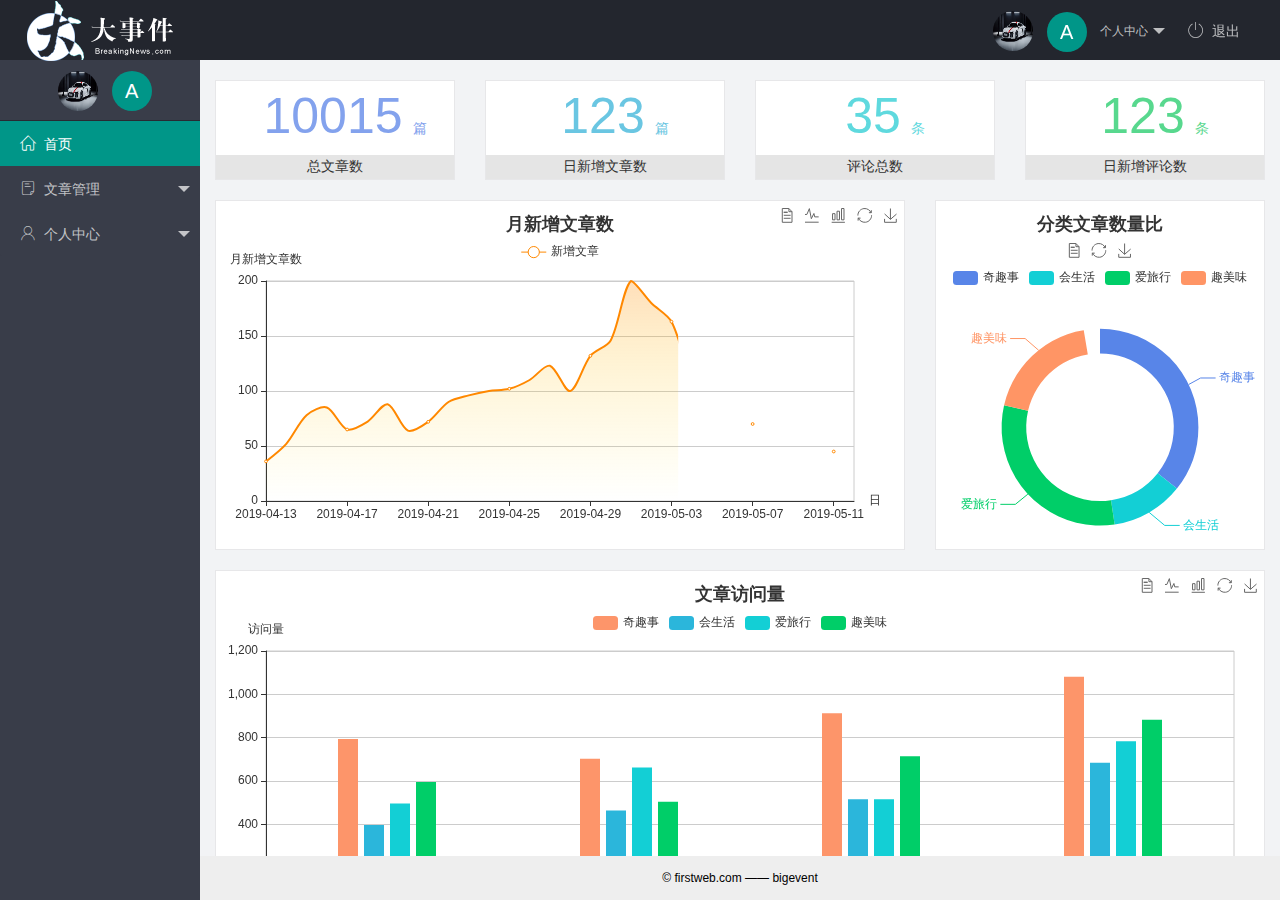
<file: index.html>
<!DOCTYPE html>
<html lang="en">

<head>
    <meta charset="UTF-8">
    <meta name="viewport" content="width=device-width, initial-scale=1.0">
    <title>后台主页</title>
    <!-- 导入layui样式 -->
    <link rel="stylesheet" href="/assets/lib/layui/css/layui.css">
    <!-- 导入自己的样式表 -->
    <link rel="stylesheet" href="./assets/css/index.css">
    <!-- 导入第三方图标库 -->
    <link rel="stylesheet" href="./assets/fonts/iconfont.css">
</head>

<body class="layui-layout-body">
    <div class="layui-layout layui-layout-admin">
        <div class="layui-header">
            <div class="layui-logo">
                <img src="./assets/images/logo.png" alt="">
            </div>
            <!-- 头部区域（可配合layui已有的水平导航） -->
            <!-- <ul class="layui-nav layui-layout-left"> -->
            <!-- <li class="layui-nav-item"><a href="">控制台</a></li>
                <li class="layui-nav-item"><a href="">商品管理</a></li>
                <li class="layui-nav-item"><a href="">用户</a></li>
                <li class="layui-nav-item">
                    <a href="javascript:;">其它系统</a>
                    <dl class="layui-nav-child">
                        <dd><a href="">邮件管理</a></dd>
                        <dd><a href="">消息管理</a></dd>
                        <dd><a href="">授权管理</a></dd>
                    </dl>
                </li> -->
            <!-- </ul> -->
            <ul class="layui-nav layui-layout-right">
                <li class="layui-nav-item">
                    <a href="javascript:;" class="userinfo">
                        <img src="./assets/images/c013ca5ceb395b6b370856899bb417a8.jpg" class="layui-nav-img">
                        <!-- avater:头像 -->
                        <span class="text-avater">A</span>
                        个人中心
                    </a>
                    <!-- 下拉菜单 -->
                    <dl class="layui-nav-child">
                        <dd><a href="/user/user_info.html" target="fm">基本资料</a></dd>
                        <dd><a href="/user/user_avater.html" target="fm">更换头像</a></dd>
                        <dd><a href="/user/user_pwd.html" target="fm">重置密码</a></dd>
                    </dl>
                </li>
                <!-- 阻止跳转行为 -->
                <li class="layui-nav-item"><a href="javascript:void(0);" id="btnLogout"><span class="iconfont icon-tuichu"></span>退出</a></li>
            </ul>
        </div>

        <div class="layui-side layui-bg-black">
            <div class="layui-side-scroll">
                <!-- 左侧导航区域（可配合layui已有的垂直导航） -->
                <!-- 复制上面的导航栏的个人中心之后，此处的a链接放进导航栏里面之后，用div，主要是涉及到划分区域 -->
                <div class="userinfo">
                    <img src="./assets/images/c013ca5ceb395b6b370856899bb417a8.jpg" class="layui-nav-img">
                    <span class="text-avater">A</span>
                    <span id="welcome"></span>
                </div>
                <!-- 在左侧导航栏中最大的盒子，也就是ul中添加lay-shrink='all':展开其中的子菜单隐藏其它的子菜单 -->
                <ul class="layui-nav layui-nav-tree" lay-shrink="all">
                    <!-- layui-nav-itemed：默认展开列表 -->
                    <li class="layui-nav-item layui-this">
                        <a class="" href="/home/dashboard.html" target='fm'><span class="iconfont icon-home"></span>首页</a>
                    </li>
                    <li class="layui-nav-item">
                        <a href="javascript:;"><span class="iconfont icon-16"></span>文章管理</a>
                        <dl class="layui-nav-child">
                            <dd><a href="javascript:;"><i class="layui-icon layui-icon-app"></i>文章类别</a></dd>
                            <dd><a href="javascript:;"><i class="layui-icon layui-icon-app"></i>文章列表</a></dd>
                            <dd><a href="javascript:;"><i class="layui-icon layui-icon-app"></i>发布文章</a></dd>
                        </dl>
                    </li>
                    <li class="layui-nav-item">
                        <a href="javascript:;"><span class="iconfont icon-user
                            "></span>个人中心</a>
                        <dl class="layui-nav-child">
                            <dd><a href="/user/user_info.html" target="fm"><i class="layui-icon layui-icon-app"></i>基本资料</a></dd>
														<dd><a href="/user/user_avater.html" target="fm"><i class="layui-icon layui-icon-app"></i>更换头像</a></dd>
														<!-- 问题：user目录前面少了/，导致页面渲染不出父页面，只显示iframe子页面 -->
                            <dd><a href="/user/user_pwd.html" target="fm"><i class="layui-icon layui-icon-app"></i>重置密码</a></dd>
                        </dl>
                    </li>
                    <!-- <li class="layui-nav-item"><a href="">发布商品</a></li> -->
                </ul>
            </div>
        </div>

        <div class="layui-body">
            <!-- 内容主体区域 -->
            <!-- <div style="padding: 15px;">内容主体区域</div> -->
            <!-- 1.问题：先链接到第一个页面，进入后台页面直接显示第一个页面 -->
            <iframe name="fm" src="/home/dashboard.html" frameborder="0" ></iframe>
        </div>

        <div class="layui-footer">
            <!-- 底部固定区域 -->
            © firstweb.com —— bigevent
        </div>
    </div>
    <!-- 导入layui的JS文件 -->
    <script src="./assets/lib/layui/layui.all.js"></script>
    <!-- 导入jquery文件 -->
    <script src="./assets/lib/jquery.js"></script>
     <!-- 请求之前，导入baseAPI.js文件，获取根路径，往后的请求直接写目录，方便后期维护 -->
     <script src="./assets/js/baseAPI.js"></script>
    <!-- 导入自己的js文件 -->
    <script src="./assets/js/index.js"></script>
    <!-- <script src="../src/layui.js"></script>
    <script>
        //JavaScript代码区域
        layui.use('element', function () {
            var element = layui.element;

        });
    </script> -->
</body>

</html>
</file>
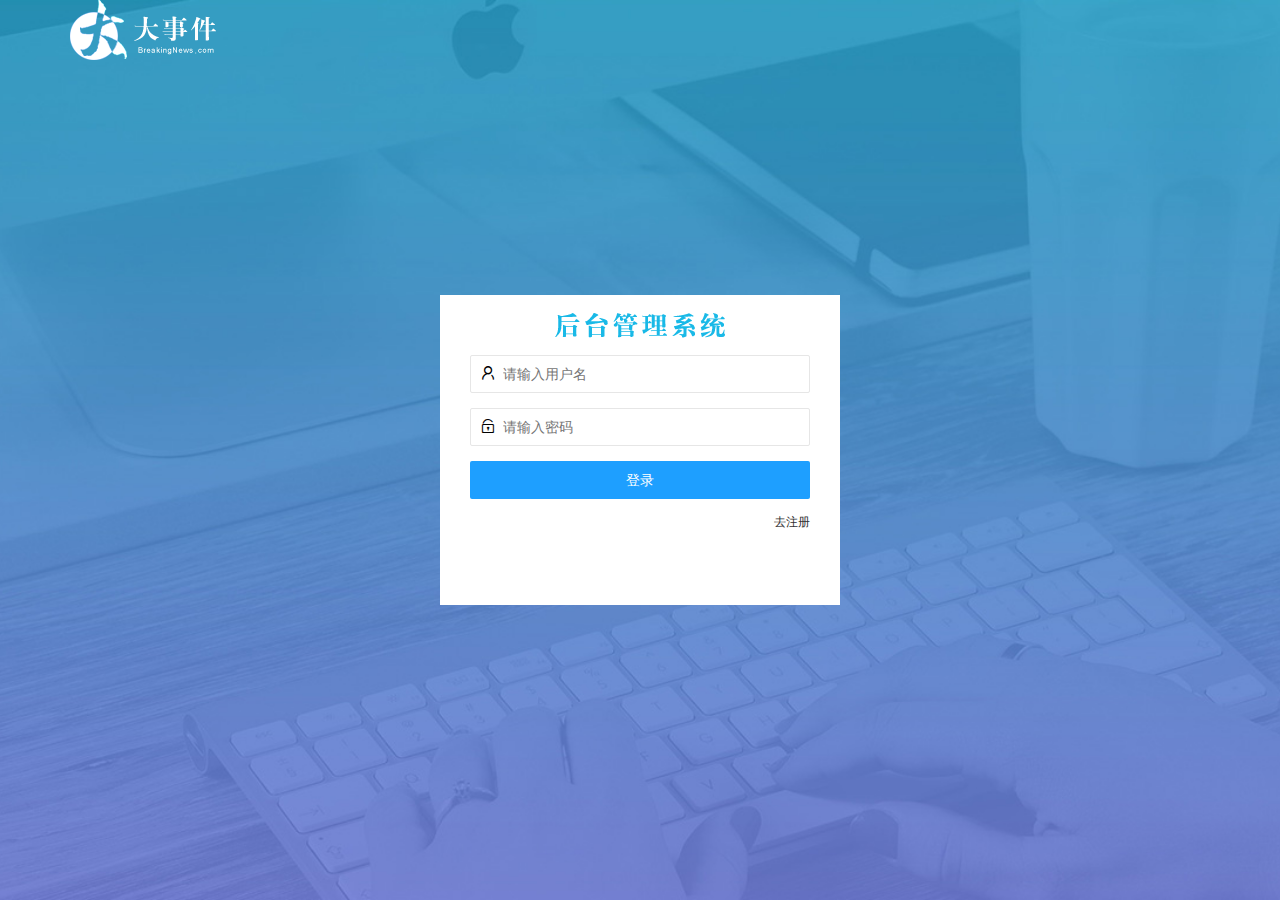
<file: login.html>
<!DOCTYPE html>
<html lang="en">

<head>
	<meta charset="UTF-8" />
	<meta name="viewport" content="width=device-width, initial-scale=1.0" />
	<!-- 2导入类ui样式 -->
	<link rel="stylesheet" href="/assets/lib/layui/css/layui.css" />
	<!-- 1导入自己的样式表 -->
	<link rel="stylesheet" href="./assets/css/login.css" />
	<title>大事件-登录/注册</title>
</head>

<body>
	<!-- 头部的logo区域 -->
	<!-- 类名使用了ui库 -->
	<div class="layui-main">
		<!-- ！不带结束标签的标签，尾部添加闭合斜线 -->
		<img src="./assets/images/logo.png" alt="" />
	</div>

	<!-- 登录注册区域 -->
	<div class="loginAndRegBox">
		<!-- 表头是一张带有文字的图片 -->
		<div class="titleBox"></div>

		<!-- 登录的div -->
		<div class="loginBox">
			<!-- 登录表单，layui表单样式直接复制代码 -->
			<form class="layui-form" id="form_login">
				<!-- 用户名 -->
				<div class="layui-form-item">
					<i class="layui-icon layui-icon-username"></i>
					<!-- <label class="layui-form-label">输入框</label> -->
					<!-- <div class="layui-input-block"> -->
					<input type="text" name="username" required lay-verify="required" placeholder="请输入用户名" autocomplete="off"
						class="layui-input" />
					<!-- </div> -->
				</div>

				<!-- 密码 -->
				<div class="layui-form-item">
					<i class="layui-icon layui-icon-password"></i>
					<input type="password" name="password" required lay-verify="required|pwd" placeholder="请输入密码"
						autocomplete="off" class="layui-input" />
				</div>

				<!-- 登录按钮 -->
				<div class="layui-form-item">
					<!-- layui-btn-fluid:最大通栏类 -->
					<!-- 注意：表单提交按钮跟普通按钮的区别就是 lay-submit 属性-->
					<button class="layui-btn layui-btn-fluid layui-btn-normal" lay-submit>
						登录
					</button>
					<!-- <button type="button" class="layui-btn layui-btn-fluid">流体按钮（最大化适应）</button> -->
				</div>

				<!-- 注册 -->
				<div class="layui-form-item links">
					<!-- javascript:; -->
					<a href="javascript:void(0);" id="link_reg">去注册</a>
				</div>
			</form>
		</div>
		<!-- 注册的div -->
		<div class="regBox">
			<form class="layui-form" id="form_reg">
				<!-- 用户名 -->
				<div class="layui-form-item">
					<i class="layui-icon layui-icon-username"></i>
					<!-- <label class="layui-form-label">输入框</label> -->
					<!-- <div class="layui-input-block"> -->
					<input type="text" name="username" required lay-verify="required" placeholder="请输入用户名" autocomplete="off"
						class="layui-input" />
					<!-- </div> -->
				</div>

				<!-- 密码 -->
				<div class="layui-form-item">
					<i class="layui-icon layui-icon-password"></i>
					<input type="password" name="password" required lay-verify="required|pwd" placeholder="请输入密码"
						autocomplete="off" class="layui-input" />
				</div>

				<!-- 确认密码 -->
				<div class="layui-form-item">
					<i class="layui-icon layui-icon-password"></i>
					<input type="password" name="repassword" required lay-verify="required|pwd|repwd" placeholder="请确认密码"
						autocomplete="off" class="layui-input" />
				</div>

				<!-- 注册按钮 -->
				<div class="layui-form-item">
					<!-- layui-btn-fluid:最大通栏类 -->
					<!-- 注意：表单提交按钮跟普通按钮的区别就是 lay-submit 属性-->
					<button class="layui-btn layui-btn-fluid layui-btn-normal" lay-submit>
						注册
					</button>
					<!-- <button type="button" class="layui-btn layui-btn-fluid">流体按钮（最大化适应）</button> -->
				</div>

				<!-- 注册 -->
				<div class="layui-form-item links">
					<!-- javascript:; -->
					<a href="javascript:void(0);" id="link_login">去登录</a>
				</div>
			</form>
		</div>
	</div>

	<!-- 验证表单规则的类js文件 -->
	<script src="./assets/lib/layui/layui.all.js"></script>
	<!-- 导入jQuery -->
	<script src="/assets/lib/jquery.js"></script>
	<!-- 导入自己封装的baseAPI.js -->
	<script src="/assets/js/baseAPI.js"></script>
	<!-- 导入自己的jquery脚本 -->
	<!-- 因为js文件需要用到layui库的样式规则,所以切记导入库的顺序 -->
	<script src="/assets/js/login.js"></script>

</body>

</html>
</file>
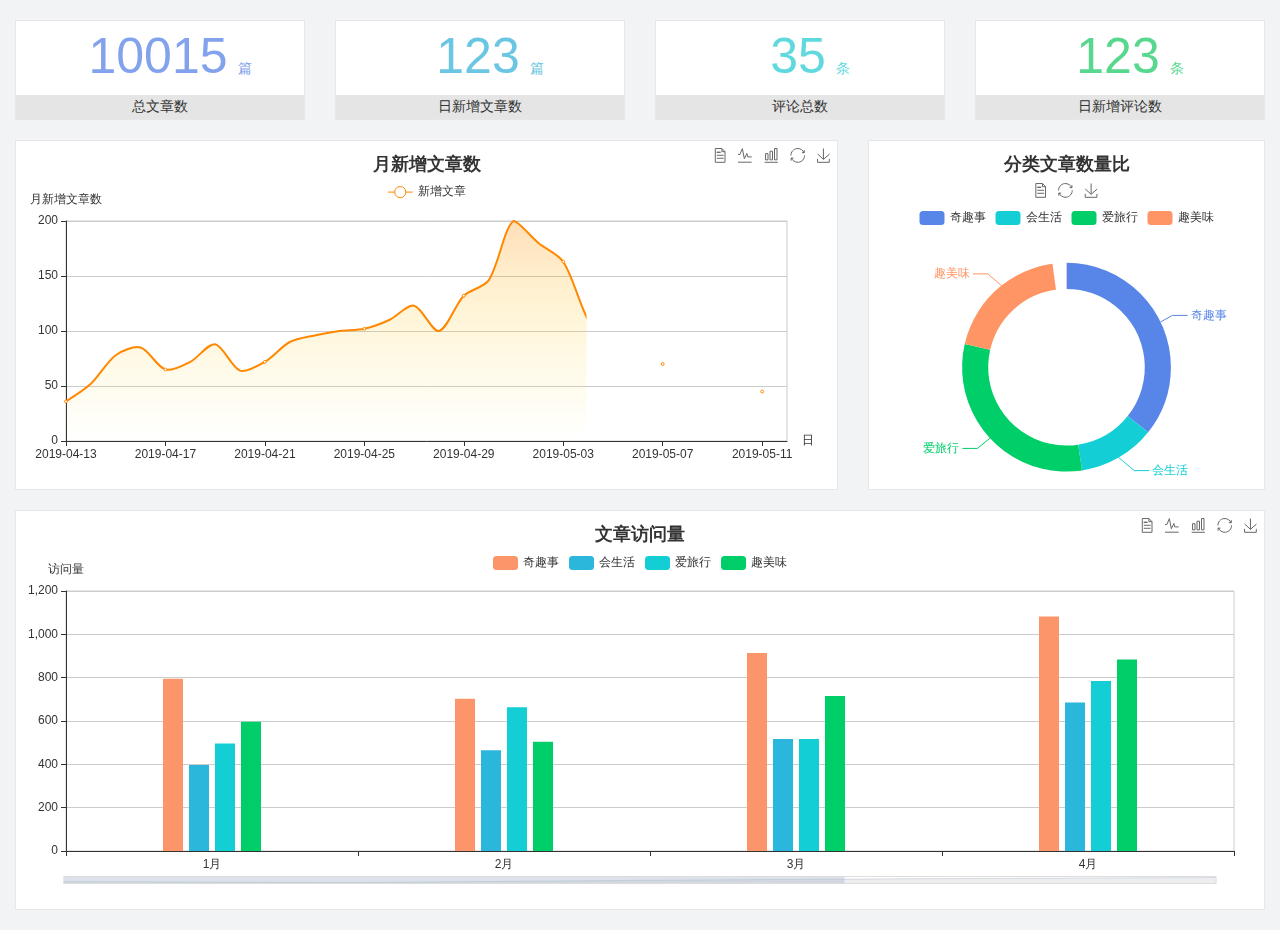
<file: home/dashboard.html>
<!DOCTYPE html>
<html lang="en">

<head>
  <meta charset="UTF-8">
  <meta name="viewport" content="width=device-width, initial-scale=1.0">
  <meta http-equiv="X-UA-Compatible" content="ie=edge">
  <title>图表统计</title>
  <link rel="stylesheet" href="../../assets/lib/bootstrap.css" />
  <link rel="stylesheet" href="../../assets/lib/main.css" />
  <script src="../../assets/lib/jquery.js"></script>
  <script type="text/javascript" src="../../assets/lib/echarts.min.js"></script>
</head>

<body>
  <div class="container-fluid">
    <div class="row spannel_list">
      <div class="col-sm-3 col-xs-6">
        <div class="spannel">
          <em>10015</em><span>篇</span>
          <b>总文章数</b>
        </div>
      </div>
      <div class="col-sm-3 col-xs-6">
        <div class="spannel scolor01">
          <em>123</em><span>篇</span>
          <b>日新增文章数</b>
        </div>
      </div>
      <div class="col-sm-3 col-xs-6">
        <div class="spannel scolor02">
          <em>35</em><span>条</span>
          <b>评论总数</b>
        </div>
      </div>
      <div class="col-sm-3 col-xs-6">
        <div class="spannel scolor03">
          <em>123</em><span>条</span>
          <b>日新增评论数</b>
        </div>
      </div>
    </div>
  </div>

  <div class="container-fluid">
    <div class="row curve-pie">
      <div class="col-lg-8 col-md-8">
        <div class="gragh_pannel" id="curve_show"></div>
      </div>
      <div class="col-lg-4 col-md-4">
        <div class="gragh_pannel" id="pie_show"></div>
      </div>
    </div>
  </div>

  <div class="container-fluid">
    <div class="column_pannel" id="column_show"></div>
  </div>

  <script>
    var oChart = echarts.init(document.getElementById('curve_show'));
    var aList_all = [
      { 'count': 36, 'date': '2019-04-13' },
      { 'count': 52, 'date': '2019-04-14' },
      { 'count': 78, 'date': '2019-04-15' },
      { 'count': 85, 'date': '2019-04-16' },
      { 'count': 65, 'date': '2019-04-17' },
      { 'count': 72, 'date': '2019-04-18' },
      { 'count': 88, 'date': '2019-04-19' },
      { 'count': 64, 'date': '2019-04-20' },
      { 'count': 72, 'date': '2019-04-21' },
      { 'count': 90, 'date': '2019-04-22' },
      { 'count': 96, 'date': '2019-04-23' },
      { 'count': 100, 'date': '2019-04-24' },
      { 'count': 102, 'date': '2019-04-25' },
      { 'count': 110, 'date': '2019-04-26' },
      { 'count': 123, 'date': '2019-04-27' },
      { 'count': 100, 'date': '2019-04-28' },
      { 'count': 132, 'date': '2019-04-29' },
      { 'count': 146, 'date': '2019-04-30' },
      { 'count': 200, 'date': '2019-05-01' },
      { 'count': 180, 'date': '2019-05-02' },
      { 'count': 163, 'date': '2019-05-03' },
      { 'count': 110, 'date': '2019-05-04' },
      { 'count': 80, 'date': '2019-05-05' },
      { 'count': 82, 'date': '2019-05-06' },
      { 'count': 70, 'date': '2019-05-07' },
      { 'count': 65, 'date': '2019-05-08' },
      { 'count': 54, 'date': '2019-05-09' },
      { 'count': 40, 'date': '2019-05-10' },
      { 'count': 45, 'date': '2019-05-11' },
      { 'count': 38, 'date': '2019-05-12' },
    ];

    let aCount = [];
    let aDate = [];

    for (var i = 0; i < aList_all.length; i++) {
      aCount.push(aList_all[i].count);
      aDate.push(aList_all[i].date);
    }

    var chartopt = {
      title: {
        text: '月新增文章数',
        left: 'center',
        top: '10'
      },
      tooltip: {
        trigger: 'axis'
      },
      legend: {
        data: ['新增文章'],
        top: '40'
      },
      toolbox: {
        show: true,
        feature: {
          mark: { show: true },
          dataView: { show: true, readOnly: false },
          magicType: { show: true, type: ['line', 'bar'] },
          restore: { show: true },
          saveAsImage: { show: true }
        }
      },
      calculable: true,
      xAxis: [
        {
          name: '日',
          type: 'category',
          boundaryGap: false,
          data: aDate
        }
      ],
      yAxis: [
        {
          name: '月新增文章数',
          type: 'value'
        }
      ],
      series: [
        {
          name: '新增文章',
          type: 'line',
          smooth: true,
          itemStyle: { normal: { areaStyle: { type: 'default' }, color: '#f80' }, lineStyle: { color: '#f80' } },
          data: aCount
        }],
      areaStyle: {
        normal: {
          color: new echarts.graphic.LinearGradient(0, 0, 0, 1, [{
            offset: 0,
            color: 'rgba(255,136,0,0.39)'
          }, {
            offset: .34,
            color: 'rgba(255,180,0,0.25)'
          }, {
            offset: 1,
            color: 'rgba(255,222,0,0.00)'
          }])

        }
      },
      grid: {
        show: true,
        x: 50,
        x2: 50,
        y: 80,
        height: 220
      }
    };

    oChart.setOption(chartopt);


    var oPie = echarts.init(document.getElementById('pie_show'));
    var oPieopt =
    {
      title: {
        top: 10,
        text: '分类文章数量比',
        x: 'center'
      },
      tooltip: {
        trigger: 'item',
        formatter: "{a} <br/>{b} : {c} ({d}%)"
      },
      color: ['#5885e8', '#13cfd5', '#00ce68', '#ff9565'],
      legend: {
        x: 'center',
        top: 65,
        data: ['奇趣事', '会生活', '爱旅行', '趣美味']
      },
      toolbox: {
        show: true,
        x: 'center',
        top: 35,
        feature: {
          mark: { show: true },
          dataView: { show: true, readOnly: false },
          magicType: {
            show: true,
            type: ['pie', 'funnel'],
            option: {
              funnel: {
                x: '25%',
                width: '50%',
                funnelAlign: 'left',
                max: 1548
              }
            }
          },
          restore: { show: true },
          saveAsImage: { show: true }
        }
      },
      calculable: true,
      series: [
        {
          name: '访问来源',
          type: 'pie',
          radius: ['45%', '60%'],
          center: ['50%', '65%'],
          data: [
            { value: 300, name: '奇趣事' },
            { value: 100, name: '会生活' },
            { value: 260, name: '爱旅行' },
            { value: 180, name: '趣美味' }
          ]
        }
      ]
    };
    oPie.setOption(oPieopt);



    var oColumn = this.echarts.init(document.getElementById('column_show'));
    var oColumnopt =
    {
      title: {
        text: '文章访问量',
        left: 'center',
        top: '10'
      },
      tooltip: {
        trigger: 'axis'
      },
      legend: {
        data: ['奇趣事', '会生活', '爱旅行', '趣美味'],
        top: '40'
      },
      toolbox: {
        show: true,
        feature: {
          mark: { show: true },
          dataView: { show: true, readOnly: false },
          magicType: { show: true, type: ['line', 'bar'] },
          restore: { show: true },
          saveAsImage: { show: true }
        }
      },
      calculable: true,
      xAxis: [
        {
          type: 'category',
          data: ['1月', '2月', '3月', '4月', '5月']
        }
      ],
      yAxis: [
        {
          name: '访问量',
          type: 'value'
        }
      ],
      series: [
        {
          name: '奇趣事',
          type: 'bar',
          barWidth: 20,
          itemStyle: {
            normal: { areaStyle: { type: 'default' }, color: '#fd956a' }
          },
          data: [800, 708, 920, 1090, 1200]
        },
        {
          name: '会生活',
          type: 'bar',
          barWidth: 20,
          itemStyle: {
            normal: { areaStyle: { type: 'default' }, color: '#2bb6db' }
          },
          data: [400, 468, 520, 690, 800]
        },
        {
          name: '爱旅行',
          type: 'bar',
          barWidth: 20,
          itemStyle: {
            normal: { areaStyle: { type: 'default' }, color: '#13cfd5' }
          },
          data: [500, 668, 520, 790, 900]
        },
        {
          name: '趣美味',
          type: 'bar',
          barWidth: 20,
          itemStyle: {
            normal: { areaStyle: { type: 'default' }, color: '#00ce68' }
          },
          data: [600, 508, 720, 890, 1000]
        }
      ],
      grid: {
        show: true,
        x: 50,
        x2: 30,
        y: 80,
        height: 260
      },
      dataZoom: [//给x轴设置滚动条
        {
          start: 0,//默认为0
          end: 100 - 1000 / 31,//默认为100
          type: 'slider',
          show: true,
          xAxisIndex: [0],
          handleSize: 0,//滑动条的 左右2个滑动条的大小
          height: 8,//组件高度
          left: 45, //左边的距离
          right: 50,//右边的距离
          bottom: 26,//右边的距离
          handleColor: '#ddd',//h滑动图标的颜色
          handleStyle: {
            borderColor: "#cacaca",
            borderWidth: "1",
            shadowBlur: 2,
            background: "#ddd",
            shadowColor: "#ddd",
          }
        }]
    };
    oColumn.setOption(oColumnopt);
  </script>
</body>

</html>
</file>
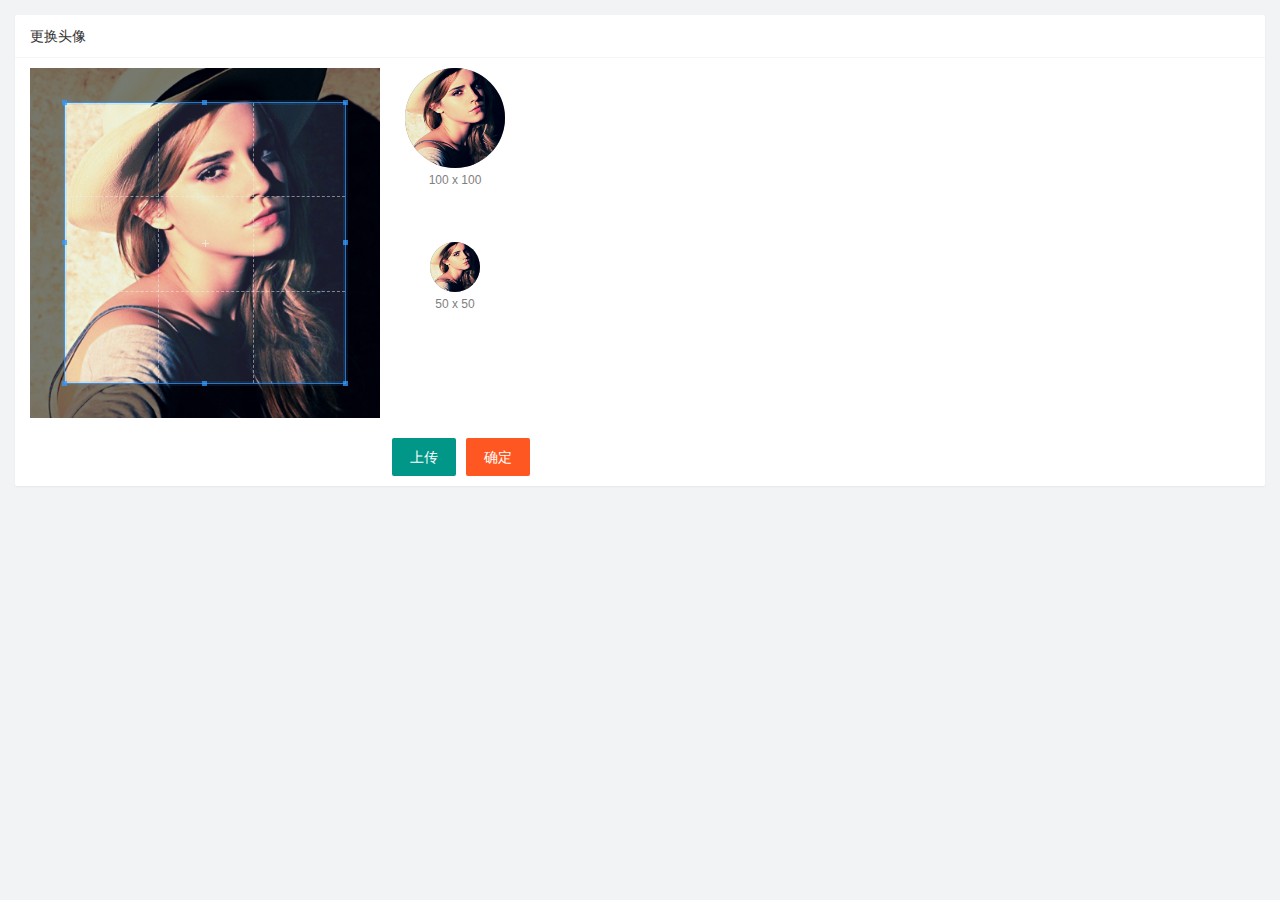
<file: user/user_avater.html>
<!DOCTYPE html>
<html lang="en">

<head>
  <meta charset="UTF-8">
  <meta name="viewport" content="width=device-width, initial-scale=1.0">
  <title>Document</title>
  <link rel="stylesheet" href="/assets/lib/layui/css/layui.css" />
  <link rel="stylesheet" href="/assets/css/user/use_avater.css" />
  <link rel="stylesheet" href="/assets/lib/cropper/cropper.css" />
</head>

<body>
  <!-- 卡片区域 -->
  <div class="layui-card">
    <div class="layui-card-header">更换头像</div>
    <div class="layui-card-body">
      <!-- 第一行的图片裁剪和预览区域 -->
      <div class="row1">
        <!-- 图片裁剪区域 -->
        <div class="cropper-box">
          <!-- 这个 img 标签很重要，将来会把它初始化为裁剪区域 -->
          <img id="image" src="/assets/images/sample.jpg" />
        </div>
        <!-- 图片的预览区域 -->
        <div class="preview-box">
          <div>
            <!-- 宽高为 100px 的预览区域 -->
            <div class="img-preview w100"></div>
            <p class="size">100 x 100</p>
          </div>
          <div>
            <!-- 宽高为 50px 的预览区域 -->
            <div class="img-preview w50"></div>
            <p class="size">50 x 50</p>
          </div>
        </div>
      </div>

      <!-- 第二行的按钮区域 -->
      <div class="row2">
        <!--通过 accept 属性可以指定，允许用户选择什么类型的文件 -->
        <input type="file" id="file" accept="image/png，image/jepg">
        <button type="button" class="layui-btn" id="btnFile">上传</button>
        <button type="button" class="layui-btn layui-btn-danger" id="btnUpload">确定</button>
      </div>
    </div>
  </div>
  <script src="/assets/lib/layui/layui.all.js"></script>
  <script src="/assets/lib/jquery.js"></script>
  <script src="/assets/lib/cropper/Cropper.js"></script>
  <script src="/assets/lib/cropper/jquery-cropper.js"></script>
  <!-- 记得根路径函数的js文件导入 -->
  <script src="/assets/js/baseAPI.js"></script>
  <script src="/assets/js/user/user_avater.js"></script>
</body>

</html>
</file>
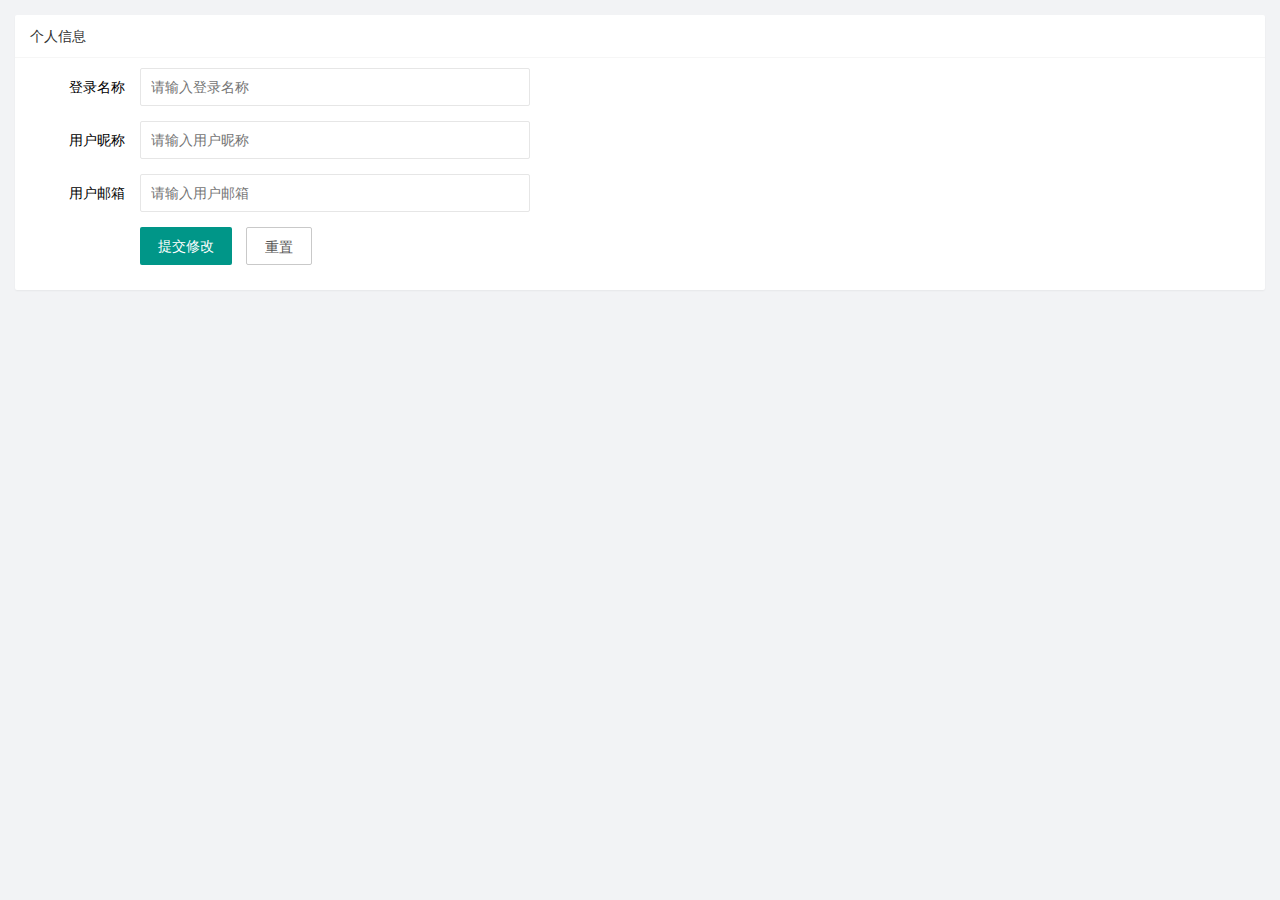
<file: user/user_info.html>
<!DOCTYPE html>
<html lang="en">

<head>
  <meta charset="UTF-8">
  <meta name="viewport" content="width=device-width, initial-scale=1.0">
  <title>Document</title>
  <!-- 导入layui样式:先导入第三方类样式，如果将顺序乱了话，下面的样式会叠加到三方样式库上，效果不显示 -->
  <link rel="stylesheet" href="/assets/lib/layui/css/layui.css">
  <!-- 导入自己的样式文件 -->
  <link rel="stylesheet" href="/assets/css/user/user_info.css" />
</head>

<body>
  <!-- 卡片面板 -->
  <div class="layui-card">
    <div class="layui-card-header">个人信息</div>
    
    <div class="layui-card-body">
      <!-- form表单区域 -->
      <!-- lay-filter=""：快速给表单赋值或者取值 -->
      <form class="layui-form" lay-filter="formUserInfo">
        <!-- 在form表单里面添加隐藏域：只要是在form表单里面都可以;可以当作普通的文本域使用，但是它跟普通文本域的区别就是不可见-->
        <input type="hidden" name="id" value=""/>

        <div class="layui-form-item">
          <label class="layui-form-label">登录名称</label>
          <div class="layui-input-block">
            <!-- readonly:只读；不予修改 -->
            <!-- 三个表单中的name 应该修改成跟接口文档一致 -->
            <input type="text" name="username" required lay-verify="required" placeholder="请输入登录名称" autocomplete="off"
              class="layui-input" readonly/>
          </div>
        </div>
        <div class="layui-form-item">
          <label class="layui-form-label">用户昵称</label>
          <div class="layui-input-block">
            <input type="text" name="nickname" required lay-verify="required|nickname" placeholder="请输入用户昵称" autocomplete="off"
              class="layui-input">
          </div>
        </div>
        <div class="layui-form-item">
          <label class="layui-form-label">用户邮箱</label>
          <div class="layui-input-block">
            <!-- email:layui给出了自己的邮箱定义规则，不需要自己添加规则 -->
            <input type="text" name="email" required lay-verify="required|email" placeholder="请输入用户邮箱" autocomplete="off"
              class="layui-input">
          </div>
        </div>
        <div class="layui-form-item">
          <div class="layui-input-block">
            <button class="layui-btn" lay-submit lay-filter="formDemo">提交修改</button>
            <button type="reset" class="layui-btn layui-btn-primary" id="btnReset">重置</button>
          </div>
        </div>
      </form>
    </div>
  </div>
  <!-- 导入layui的js文件 -->
  <script src="/assets/lib/layui/layui.all.js"></script>
  <!-- 导入jquery的js文件 -->
  <script src="/assets/lib/jquery.js"></script>
  <!-- 导入bashAPI.js公共文件:共同请求同一个api的根路径 -->
  <script src="/assets/js/baseAPI.js"></script>
  <!-- 导入自己的js文件 -->
  <script src="/assets/js/user/user_info.js"></script>
</body>

</html>
</file>
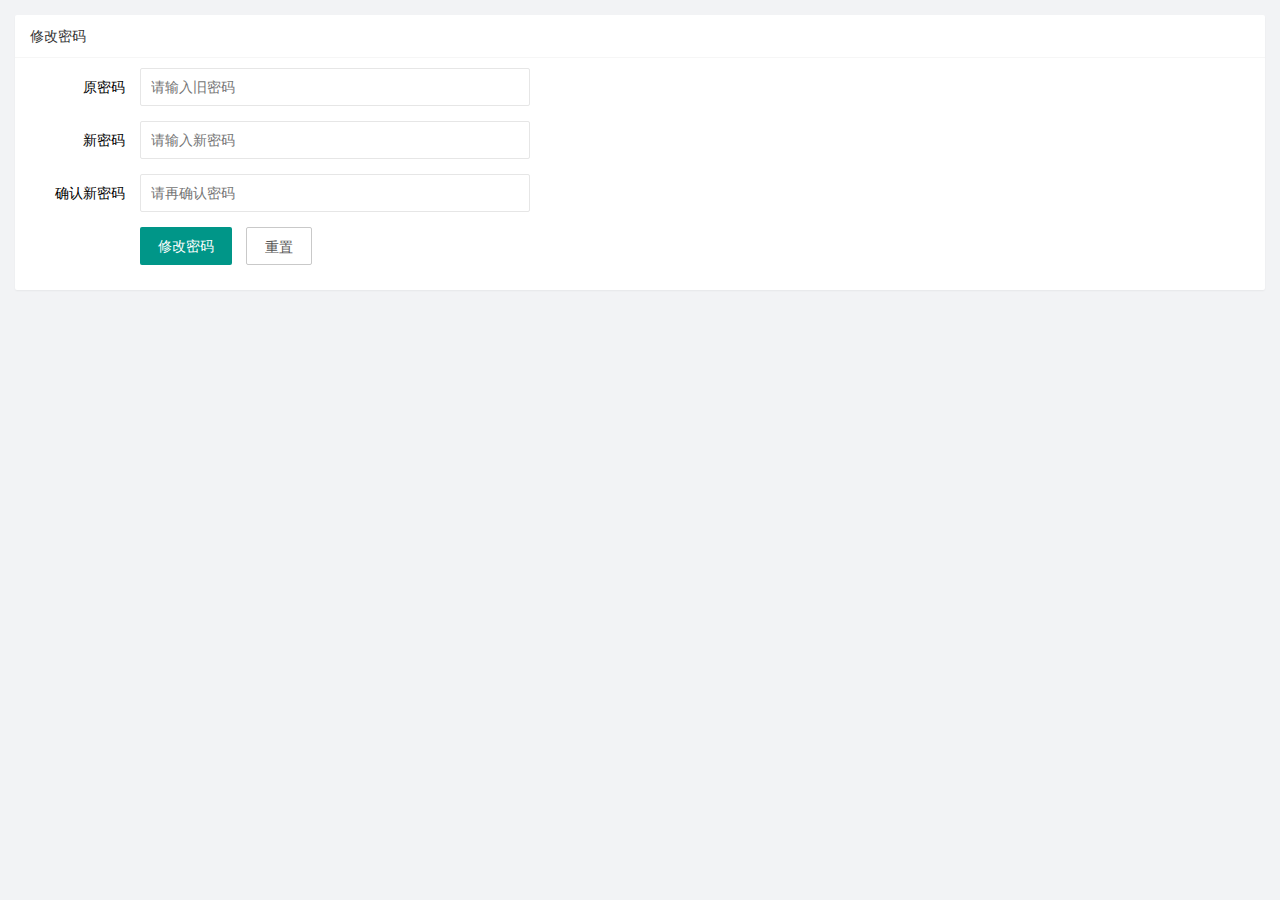
<file: user/user_pwd.html>
<!DOCTYPE html>
<html lang="en">
<head>
  <meta charset="UTF-8">
  <meta name="viewport" content="width=device-width, initial-scale=1.0">
  <title>Document</title>
  <link rel="stylesheet" href="/assets/lib/layui/css/layui.css"/>
  <link rel="stylesheet" href="/assets/css/user/user_pwd.css"/>
</head>
<body>
  <!-- 卡片区域 -->
  <div class="layui-card">
    <div class="layui-card-header">修改密码</div>
    <div class="layui-card-body">
       <!-- form表单区域 -->
      <!-- lay-filter=""：快速给表单赋值或者取值 -->
      <form class="layui-form" lay-filter="formUserInfo">
        <!-- 在form表单里面添加隐藏域：只要是在form表单里面都可以;可以当作普通的文本域使用，但是它跟普通文本域的区别就是不可见-->
        <input type="hidden" name="id" value=""/>

        <div class="layui-form-item">
          <label class="layui-form-label">原密码</label>
          <div class="layui-input-block">
            <!-- readonly:只读；不予修改 -->
            <!-- 三个表单中的name 应该修改成跟接口文档一致 -->
            <input type="password" name="oldPwd" required lay-verify="required|pwd" placeholder="请输入旧密码" autocomplete="off"
              class="layui-input"/>
          </div>
        </div>
        <div class="layui-form-item">
          <label class="layui-form-label">新密码</label>
          <div class="layui-input-block">
            <input type="password" name="newPwd" required lay-verify="required|pwd|samePwd" placeholder="请输入新密码" autocomplete="off"
              class="layui-input">
          </div>
        </div>
        <div class="layui-form-item">
          <label class="layui-form-label">确认新密码</label>
          <div class="layui-input-block">
            <!-- email:layui给出了自己的邮箱定义规则，不需要自己添加规则 -->
            <input type="password" name="rePwd" required lay-verify="required|pwd|rePwd" placeholder="请再确认密码" autocomplete="off"
              class="layui-input">
          </div>
        </div>
        <div class="layui-form-item">
          <div class="layui-input-block">
            <button class="layui-btn" lay-submit lay-filter="formDemo">修改密码</button>
            <button type="reset" class="layui-btn layui-btn-primary" id="btnReset">重置</button>
          </div>
        </div>
      </form>
    </div>
  </div>

  <!-- 导入layui样式的js文件 -->
  <script src="/assets/lib/layui/layui.all.js"></script>
  <!-- 导入第三方库jquery.js文件 -->
  <script src="/assets/lib/jquery.js"></script>
  <!-- 导入自己写的baseAPI.js文件 -->
  <script src="/assets/js/baseAPI.js"></script>
  <!-- 导入当前页面需要的js库 -->
  <script src="/assets/js/user/user_pwd.js"></script>
</body>
</html>
</file>
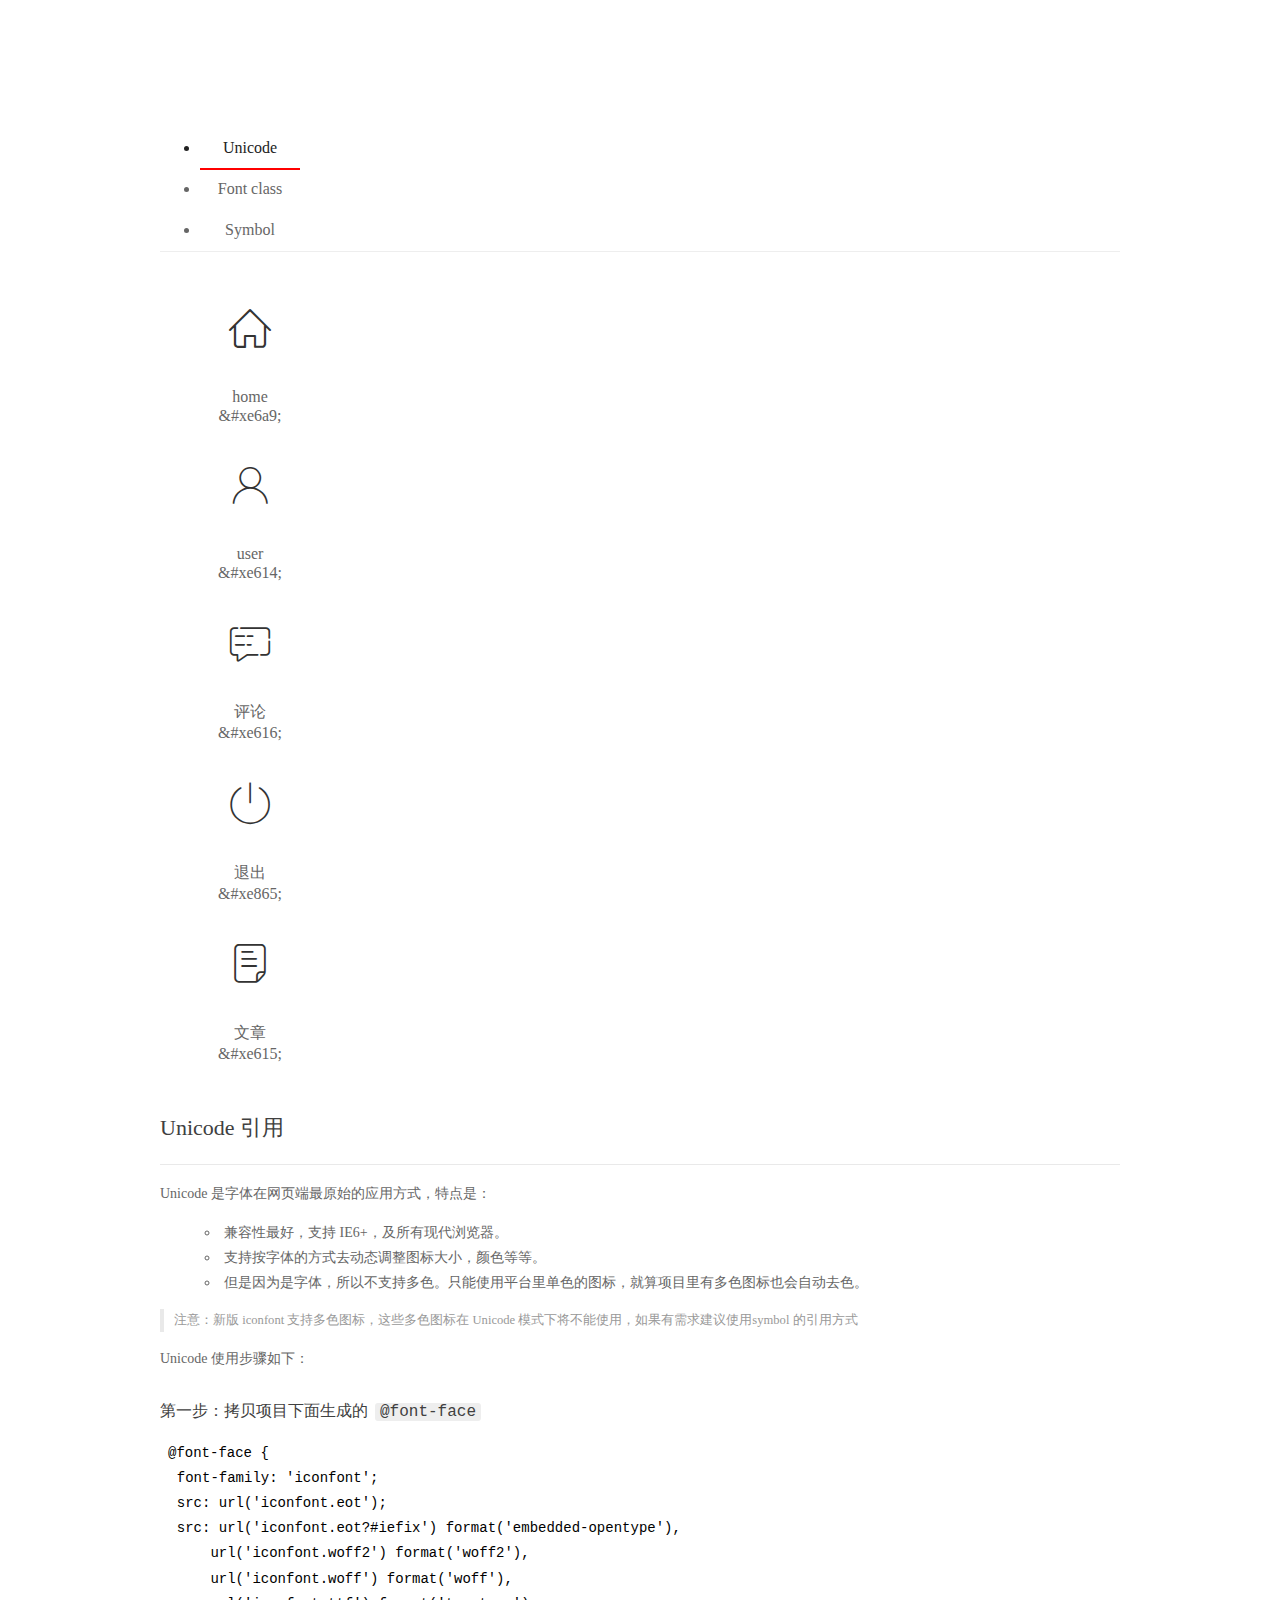
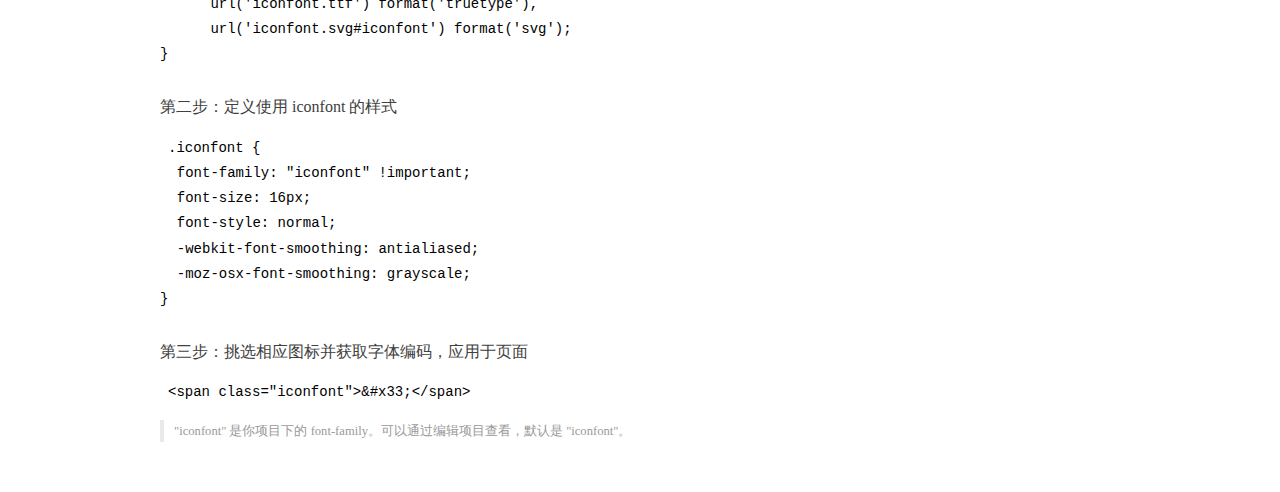
<file: assets/fonts/demo_index.html>
<!DOCTYPE html>
<html>
<head>
  <meta charset="utf-8"/>
  <title>IconFont Demo</title>
  <link rel="shortcut icon" href="https://gtms04.alicdn.com/tps/i4/TB1_oz6GVXXXXaFXpXXJDFnIXXX-64-64.ico" type="image/x-icon"/>
  <link rel="stylesheet" href="https://g.alicdn.com/thx/cube/1.3.2/cube.min.css">
  <link rel="stylesheet" href="demo.css">
  <link rel="stylesheet" href="iconfont.css">
  <script src="iconfont.js"></script>
  <!-- jQuery -->
  <script src="https://a1.alicdn.com/oss/uploads/2018/12/26/7bfddb60-08e8-11e9-9b04-53e73bb6408b.js"></script>
  <!-- 代码高亮 -->
  <script src="https://a1.alicdn.com/oss/uploads/2018/12/26/a3f714d0-08e6-11e9-8a15-ebf944d7534c.js"></script>
</head>
<body>
  <div class="main">
    <h1 class="logo"><a href="https://www.iconfont.cn/" title="iconfont 首页" target="_blank">&#xe86b;</a></h1>
    <div class="nav-tabs">
      <ul id="tabs" class="dib-box">
        <li class="dib active"><span>Unicode</span></li>
        <li class="dib"><span>Font class</span></li>
        <li class="dib"><span>Symbol</span></li>
      </ul>
      
    </div>
    <div class="tab-container">
      <div class="content unicode" style="display: block;">
          <ul class="icon_lists dib-box">
          
            <li class="dib">
              <span class="icon iconfont">&#xe6a9;</span>
                <div class="name">home</div>
                <div class="code-name">&amp;#xe6a9;</div>
              </li>
          
            <li class="dib">
              <span class="icon iconfont">&#xe614;</span>
                <div class="name">user</div>
                <div class="code-name">&amp;#xe614;</div>
              </li>
          
            <li class="dib">
              <span class="icon iconfont">&#xe616;</span>
                <div class="name">评论</div>
                <div class="code-name">&amp;#xe616;</div>
              </li>
          
            <li class="dib">
              <span class="icon iconfont">&#xe865;</span>
                <div class="name">退出</div>
                <div class="code-name">&amp;#xe865;</div>
              </li>
          
            <li class="dib">
              <span class="icon iconfont">&#xe615;</span>
                <div class="name">文章</div>
                <div class="code-name">&amp;#xe615;</div>
              </li>
          
          </ul>
          <div class="article markdown">
          <h2 id="unicode-">Unicode 引用</h2>
          <hr>

          <p>Unicode 是字体在网页端最原始的应用方式，特点是：</p>
          <ul>
            <li>兼容性最好，支持 IE6+，及所有现代浏览器。</li>
            <li>支持按字体的方式去动态调整图标大小，颜色等等。</li>
            <li>但是因为是字体，所以不支持多色。只能使用平台里单色的图标，就算项目里有多色图标也会自动去色。</li>
          </ul>
          <blockquote>
            <p>注意：新版 iconfont 支持多色图标，这些多色图标在 Unicode 模式下将不能使用，如果有需求建议使用symbol 的引用方式</p>
          </blockquote>
          <p>Unicode 使用步骤如下：</p>
          <h3 id="-font-face">第一步：拷贝项目下面生成的 <code>@font-face</code></h3>
<pre><code class="language-css"
>@font-face {
  font-family: 'iconfont';
  src: url('iconfont.eot');
  src: url('iconfont.eot?#iefix') format('embedded-opentype'),
      url('iconfont.woff2') format('woff2'),
      url('iconfont.woff') format('woff'),
      url('iconfont.ttf') format('truetype'),
      url('iconfont.svg#iconfont') format('svg');
}
</code></pre>
          <h3 id="-iconfont-">第二步：定义使用 iconfont 的样式</h3>
<pre><code class="language-css"
>.iconfont {
  font-family: "iconfont" !important;
  font-size: 16px;
  font-style: normal;
  -webkit-font-smoothing: antialiased;
  -moz-osx-font-smoothing: grayscale;
}
</code></pre>
          <h3 id="-">第三步：挑选相应图标并获取字体编码，应用于页面</h3>
<pre>
<code class="language-html"
>&lt;span class="iconfont"&gt;&amp;#x33;&lt;/span&gt;
</code></pre>
          <blockquote>
            <p>"iconfont" 是你项目下的 font-family。可以通过编辑项目查看，默认是 "iconfont"。</p>
          </blockquote>
          </div>
      </div>
      <div class="content font-class">
        <ul class="icon_lists dib-box">
          
          <li class="dib">
            <span class="icon iconfont icon-home"></span>
            <div class="name">
              home
            </div>
            <div class="code-name">.icon-home
            </div>
          </li>
          
          <li class="dib">
            <span class="icon iconfont icon-user"></span>
            <div class="name">
              user
            </div>
            <div class="code-name">.icon-user
            </div>
          </li>
          
          <li class="dib">
            <span class="icon iconfont icon-pinglun"></span>
            <div class="name">
              评论
            </div>
            <div class="code-name">.icon-pinglun
            </div>
          </li>
          
          <li class="dib">
            <span class="icon iconfont icon-tuichu"></span>
            <div class="name">
              退出
            </div>
            <div class="code-name">.icon-tuichu
            </div>
          </li>
          
          <li class="dib">
            <span class="icon iconfont icon-16"></span>
            <div class="name">
              文章
            </div>
            <div class="code-name">.icon-16
            </div>
          </li>
          
        </ul>
        <div class="article markdown">
        <h2 id="font-class-">font-class 引用</h2>
        <hr>

        <p>font-class 是 Unicode 使用方式的一种变种，主要是解决 Unicode 书写不直观，语意不明确的问题。</p>
        <p>与 Unicode 使用方式相比，具有如下特点：</p>
        <ul>
          <li>兼容性良好，支持 IE8+，及所有现代浏览器。</li>
          <li>相比于 Unicode 语意明确，书写更直观。可以很容易分辨这个 icon 是什么。</li>
          <li>因为使用 class 来定义图标，所以当要替换图标时，只需要修改 class 里面的 Unicode 引用。</li>
          <li>不过因为本质上还是使用的字体，所以多色图标还是不支持的。</li>
        </ul>
        <p>使用步骤如下：</p>
        <h3 id="-fontclass-">第一步：引入项目下面生成的 fontclass 代码：</h3>
<pre><code class="language-html">&lt;link rel="stylesheet" href="./iconfont.css"&gt;
</code></pre>
        <h3 id="-">第二步：挑选相应图标并获取类名，应用于页面：</h3>
<pre><code class="language-html">&lt;span class="iconfont icon-xxx"&gt;&lt;/span&gt;
</code></pre>
        <blockquote>
          <p>"
            iconfont" 是你项目下的 font-family。可以通过编辑项目查看，默认是 "iconfont"。</p>
        </blockquote>
      </div>
      </div>
      <div class="content symbol">
          <ul class="icon_lists dib-box">
          
            <li class="dib">
                <svg class="icon svg-icon" aria-hidden="true">
                  <use xlink:href="#icon-home"></use>
                </svg>
                <div class="name">home</div>
                <div class="code-name">#icon-home</div>
            </li>
          
            <li class="dib">
                <svg class="icon svg-icon" aria-hidden="true">
                  <use xlink:href="#icon-user"></use>
                </svg>
                <div class="name">user</div>
                <div class="code-name">#icon-user</div>
            </li>
          
            <li class="dib">
                <svg class="icon svg-icon" aria-hidden="true">
                  <use xlink:href="#icon-pinglun"></use>
                </svg>
                <div class="name">评论</div>
                <div class="code-name">#icon-pinglun</div>
            </li>
          
            <li class="dib">
                <svg class="icon svg-icon" aria-hidden="true">
                  <use xlink:href="#icon-tuichu"></use>
                </svg>
                <div class="name">退出</div>
                <div class="code-name">#icon-tuichu</div>
            </li>
          
            <li class="dib">
                <svg class="icon svg-icon" aria-hidden="true">
                  <use xlink:href="#icon-16"></use>
                </svg>
                <div class="name">文章</div>
                <div class="code-name">#icon-16</div>
            </li>
          
          </ul>
          <div class="article markdown">
          <h2 id="symbol-">Symbol 引用</h2>
          <hr>

          <p>这是一种全新的使用方式，应该说这才是未来的主流，也是平台目前推荐的用法。相关介绍可以参考这篇<a href="">文章</a>
            这种用法其实是做了一个 SVG 的集合，与另外两种相比具有如下特点：</p>
          <ul>
            <li>支持多色图标了，不再受单色限制。</li>
            <li>通过一些技巧，支持像字体那样，通过 <code>font-size</code>, <code>color</code> 来调整样式。</li>
            <li>兼容性较差，支持 IE9+，及现代浏览器。</li>
            <li>浏览器渲染 SVG 的性能一般，还不如 png。</li>
          </ul>
          <p>使用步骤如下：</p>
          <h3 id="-symbol-">第一步：引入项目下面生成的 symbol 代码：</h3>
<pre><code class="language-html">&lt;script src="./iconfont.js"&gt;&lt;/script&gt;
</code></pre>
          <h3 id="-css-">第二步：加入通用 CSS 代码（引入一次就行）：</h3>
<pre><code class="language-html">&lt;style&gt;
.icon {
  width: 1em;
  height: 1em;
  vertical-align: -0.15em;
  fill: currentColor;
  overflow: hidden;
}
&lt;/style&gt;
</code></pre>
          <h3 id="-">第三步：挑选相应图标并获取类名，应用于页面：</h3>
<pre><code class="language-html">&lt;svg class="icon" aria-hidden="true"&gt;
  &lt;use xlink:href="#icon-xxx"&gt;&lt;/use&gt;
&lt;/svg&gt;
</code></pre>
          </div>
      </div>

    </div>
  </div>
  <script>
  $(document).ready(function () {
      $('.tab-container .content:first').show()

      $('#tabs li').click(function (e) {
        var tabContent = $('.tab-container .content')
        var index = $(this).index()

        if ($(this).hasClass('active')) {
          return
        } else {
          $('#tabs li').removeClass('active')
          $(this).addClass('active')

          tabContent.hide().eq(index).fadeIn()
        }
      })
    })
  </script>
</body>
</html>
</file>
<file: assets/lib/layui/css/layui.css>
/** layui-v2.5.5 MIT License By https://www.layui.com */
 .layui-inline,img{display:inline-block;vertical-align:middle}h1,h2,h3,h4,h5,h6{font-weight:400}.layui-edge,.layui-header,.layui-inline,.layui-main{position:relative}.layui-body,.layui-edge,.layui-elip{overflow:hidden}.layui-btn,.layui-edge,.layui-inline,img{vertical-align:middle}.layui-btn,.layui-disabled,.layui-icon,.layui-unselect{-moz-user-select:none;-webkit-user-select:none;-ms-user-select:none}.layui-elip,.layui-form-checkbox span,.layui-form-pane .layui-form-label{text-overflow:ellipsis;white-space:nowrap}.layui-breadcrumb,.layui-tree-btnGroup{visibility:hidden}blockquote,body,button,dd,div,dl,dt,form,h1,h2,h3,h4,h5,h6,input,li,ol,p,pre,td,textarea,th,ul{margin:0;padding:0;-webkit-tap-highlight-color:rgba(0,0,0,0)}a:active,a:hover{outline:0}img{border:none}li{list-style:none}table{border-collapse:collapse;border-spacing:0}h4,h5,h6{font-size:100%}button,input,optgroup,option,select,textarea{font-family:inherit;font-size:inherit;font-style:inherit;font-weight:inherit;outline:0}pre{white-space:pre-wrap;white-space:-moz-pre-wrap;white-space:-pre-wrap;white-space:-o-pre-wrap;word-wrap:break-word}body{line-height:24px;font:14px Helvetica Neue,Helvetica,PingFang SC,Tahoma,Arial,sans-serif}hr{height:1px;margin:10px 0;border:0;clear:both}a{color:#333;text-decoration:none}a:hover{color:#777}a cite{font-style:normal;*cursor:pointer}.layui-border-box,.layui-border-box *{box-sizing:border-box}.layui-box,.layui-box *{box-sizing:content-box}.layui-clear{clear:both;*zoom:1}.layui-clear:after{content:'\20';clear:both;*zoom:1;display:block;height:0}.layui-inline{*display:inline;*zoom:1}.layui-edge{display:inline-block;width:0;height:0;border-width:6px;border-style:dashed;border-color:transparent}.layui-edge-top{top:-4px;border-bottom-color:#999;border-bottom-style:solid}.layui-edge-right{border-left-color:#999;border-left-style:solid}.layui-edge-bottom{top:2px;border-top-color:#999;border-top-style:solid}.layui-edge-left{border-right-color:#999;border-right-style:solid}.layui-disabled,.layui-disabled:hover{color:#d2d2d2!important;cursor:not-allowed!important}.layui-circle{border-radius:100%}.layui-show{display:block!important}.layui-hide{display:none!important}@font-face{font-family:layui-icon;src:url(../font/iconfont.eot?v=250);src:url(../font/iconfont.eot?v=250#iefix) format('embedded-opentype'),url(../font/iconfont.woff2?v=250) format('woff2'),url(../font/iconfont.woff?v=250) format('woff'),url(../font/iconfont.ttf?v=250) format('truetype'),url(../font/iconfont.svg?v=250#layui-icon) format('svg')}.layui-icon{font-family:layui-icon!important;font-size:16px;font-style:normal;-webkit-font-smoothing:antialiased;-moz-osx-font-smoothing:grayscale}.layui-icon-reply-fill:before{content:"\e611"}.layui-icon-set-fill:before{content:"\e614"}.layui-icon-menu-fill:before{content:"\e60f"}.layui-icon-search:before{content:"\e615"}.layui-icon-share:before{content:"\e641"}.layui-icon-set-sm:before{content:"\e620"}.layui-icon-engine:before{content:"\e628"}.layui-icon-close:before{content:"\1006"}.layui-icon-close-fill:before{content:"\1007"}.layui-icon-chart-screen:before{content:"\e629"}.layui-icon-star:before{content:"\e600"}.layui-icon-circle-dot:before{content:"\e617"}.layui-icon-chat:before{content:"\e606"}.layui-icon-release:before{content:"\e609"}.layui-icon-list:before{content:"\e60a"}.layui-icon-chart:before{content:"\e62c"}.layui-icon-ok-circle:before{content:"\1005"}.layui-icon-layim-theme:before{content:"\e61b"}.layui-icon-table:before{content:"\e62d"}.layui-icon-right:before{content:"\e602"}.layui-icon-left:before{content:"\e603"}.layui-icon-cart-simple:before{content:"\e698"}.layui-icon-face-cry:before{content:"\e69c"}.layui-icon-face-smile:before{content:"\e6af"}.layui-icon-survey:before{content:"\e6b2"}.layui-icon-tree:before{content:"\e62e"}.layui-icon-upload-circle:before{content:"\e62f"}.layui-icon-add-circle:before{content:"\e61f"}.layui-icon-download-circle:before{content:"\e601"}.layui-icon-templeate-1:before{content:"\e630"}.layui-icon-util:before{content:"\e631"}.layui-icon-face-surprised:before{content:"\e664"}.layui-icon-edit:before{content:"\e642"}.layui-icon-speaker:before{content:"\e645"}.layui-icon-down:before{content:"\e61a"}.layui-icon-file:before{content:"\e621"}.layui-icon-layouts:before{content:"\e632"}.layui-icon-rate-half:before{content:"\e6c9"}.layui-icon-add-circle-fine:before{content:"\e608"}.layui-icon-prev-circle:before{content:"\e633"}.layui-icon-read:before{content:"\e705"}.layui-icon-404:before{content:"\e61c"}.layui-icon-carousel:before{content:"\e634"}.layui-icon-help:before{content:"\e607"}.layui-icon-code-circle:before{content:"\e635"}.layui-icon-water:before{content:"\e636"}.layui-icon-username:before{content:"\e66f"}.layui-icon-find-fill:before{content:"\e670"}.layui-icon-about:before{content:"\e60b"}.layui-icon-location:before{content:"\e715"}.layui-icon-up:before{content:"\e619"}.layui-icon-pause:before{content:"\e651"}.layui-icon-date:before{content:"\e637"}.layui-icon-layim-uploadfile:before{content:"\e61d"}.layui-icon-delete:before{content:"\e640"}.layui-icon-play:before{content:"\e652"}.layui-icon-top:before{content:"\e604"}.layui-icon-friends:before{content:"\e612"}.layui-icon-refresh-3:before{content:"\e9aa"}.layui-icon-ok:before{content:"\e605"}.layui-icon-layer:before{content:"\e638"}.layui-icon-face-smile-fine:before{content:"\e60c"}.layui-icon-dollar:before{content:"\e659"}.layui-icon-group:before{content:"\e613"}.layui-icon-layim-download:before{content:"\e61e"}.layui-icon-picture-fine:before{content:"\e60d"}.layui-icon-link:before{content:"\e64c"}.layui-icon-diamond:before{content:"\e735"}.layui-icon-log:before{content:"\e60e"}.layui-icon-rate-solid:before{content:"\e67a"}.layui-icon-fonts-del:before{content:"\e64f"}.layui-icon-unlink:before{content:"\e64d"}.layui-icon-fonts-clear:before{content:"\e639"}.layui-icon-triangle-r:before{content:"\e623"}.layui-icon-circle:before{content:"\e63f"}.layui-icon-radio:before{content:"\e643"}.layui-icon-align-center:before{content:"\e647"}.layui-icon-align-right:before{content:"\e648"}.layui-icon-align-left:before{content:"\e649"}.layui-icon-loading-1:before{content:"\e63e"}.layui-icon-return:before{content:"\e65c"}.layui-icon-fonts-strong:before{content:"\e62b"}.layui-icon-upload:before{content:"\e67c"}.layui-icon-dialogue:before{content:"\e63a"}.layui-icon-video:before{content:"\e6ed"}.layui-icon-headset:before{content:"\e6fc"}.layui-icon-cellphone-fine:before{content:"\e63b"}.layui-icon-add-1:before{content:"\e654"}.layui-icon-face-smile-b:before{content:"\e650"}.layui-icon-fonts-html:before{content:"\e64b"}.layui-icon-form:before{content:"\e63c"}.layui-icon-cart:before{content:"\e657"}.layui-icon-camera-fill:before{content:"\e65d"}.layui-icon-tabs:before{content:"\e62a"}.layui-icon-fonts-code:before{content:"\e64e"}.layui-icon-fire:before{content:"\e756"}.layui-icon-set:before{content:"\e716"}.layui-icon-fonts-u:before{content:"\e646"}.layui-icon-triangle-d:before{content:"\e625"}.layui-icon-tips:before{content:"\e702"}.layui-icon-picture:before{content:"\e64a"}.layui-icon-more-vertical:before{content:"\e671"}.layui-icon-flag:before{content:"\e66c"}.layui-icon-loading:before{content:"\e63d"}.layui-icon-fonts-i:before{content:"\e644"}.layui-icon-refresh-1:before{content:"\e666"}.layui-icon-rmb:before{content:"\e65e"}.layui-icon-home:before{content:"\e68e"}.layui-icon-user:before{content:"\e770"}.layui-icon-notice:before{content:"\e667"}.layui-icon-login-weibo:before{content:"\e675"}.layui-icon-voice:before{content:"\e688"}.layui-icon-upload-drag:before{content:"\e681"}.layui-icon-login-qq:before{content:"\e676"}.layui-icon-snowflake:before{content:"\e6b1"}.layui-icon-file-b:before{content:"\e655"}.layui-icon-template:before{content:"\e663"}.layui-icon-auz:before{content:"\e672"}.layui-icon-console:before{content:"\e665"}.layui-icon-app:before{content:"\e653"}.layui-icon-prev:before{content:"\e65a"}.layui-icon-website:before{content:"\e7ae"}.layui-icon-next:before{content:"\e65b"}.layui-icon-component:before{content:"\e857"}.layui-icon-more:before{content:"\e65f"}.layui-icon-login-wechat:before{content:"\e677"}.layui-icon-shrink-right:before{content:"\e668"}.layui-icon-spread-left:before{content:"\e66b"}.layui-icon-camera:before{content:"\e660"}.layui-icon-note:before{content:"\e66e"}.layui-icon-refresh:before{content:"\e669"}.layui-icon-female:before{content:"\e661"}.layui-icon-male:before{content:"\e662"}.layui-icon-password:before{content:"\e673"}.layui-icon-senior:before{content:"\e674"}.layui-icon-theme:before{content:"\e66a"}.layui-icon-tread:before{content:"\e6c5"}.layui-icon-praise:before{content:"\e6c6"}.layui-icon-star-fill:before{content:"\e658"}.layui-icon-rate:before{content:"\e67b"}.layui-icon-template-1:before{content:"\e656"}.layui-icon-vercode:before{content:"\e679"}.layui-icon-cellphone:before{content:"\e678"}.layui-icon-screen-full:before{content:"\e622"}.layui-icon-screen-restore:before{content:"\e758"}.layui-icon-cols:before{content:"\e610"}.layui-icon-export:before{content:"\e67d"}.layui-icon-print:before{content:"\e66d"}.layui-icon-slider:before{content:"\e714"}.layui-icon-addition:before{content:"\e624"}.layui-icon-subtraction:before{content:"\e67e"}.layui-icon-service:before{content:"\e626"}.layui-icon-transfer:before{content:"\e691"}.layui-main{width:1140px;margin:0 auto}.layui-header{z-index:1000;height:60px}.layui-header a:hover{transition:all .5s;-webkit-transition:all .5s}.layui-side{position:fixed;left:0;top:0;bottom:0;z-index:999;width:200px;overflow-x:hidden}.layui-side-scroll{position:relative;width:220px;height:100%;overflow-x:hidden}.layui-body{position:absolute;left:200px;right:0;top:0;bottom:0;z-index:998;width:auto;overflow-y:auto;box-sizing:border-box}.layui-layout-body{overflow:hidden}.layui-layout-admin .layui-header{background-color:#23262E}.layui-layout-admin .layui-side{top:60px;width:200px;overflow-x:hidden}.layui-layout-admin .layui-body{position:fixed;top:60px;bottom:44px}.layui-layout-admin .layui-main{width:auto;margin:0 15px}.layui-layout-admin .layui-footer{position:fixed;left:200px;right:0;bottom:0;height:44px;line-height:44px;padding:0 15px;background-color:#eee}.layui-layout-admin .layui-logo{position:absolute;left:0;top:0;width:200px;height:100%;line-height:60px;text-align:center;color:#009688;font-size:16px}.layui-layout-admin .layui-header .layui-nav{background:0 0}.layui-layout-left{position:absolute!important;left:200px;top:0}.layui-layout-right{position:absolute!important;right:0;top:0}.layui-container{position:relative;margin:0 auto;padding:0 15px;box-sizing:border-box}.layui-fluid{position:relative;margin:0 auto;padding:0 15px}.layui-row:after,.layui-row:before{content:'';display:block;clear:both}.layui-col-lg1,.layui-col-lg10,.layui-col-lg11,.layui-col-lg12,.layui-col-lg2,.layui-col-lg3,.layui-col-lg4,.layui-col-lg5,.layui-col-lg6,.layui-col-lg7,.layui-col-lg8,.layui-col-lg9,.layui-col-md1,.layui-col-md10,.layui-col-md11,.layui-col-md12,.layui-col-md2,.layui-col-md3,.layui-col-md4,.layui-col-md5,.layui-col-md6,.layui-col-md7,.layui-col-md8,.layui-col-md9,.layui-col-sm1,.layui-col-sm10,.layui-col-sm11,.layui-col-sm12,.layui-col-sm2,.layui-col-sm3,.layui-col-sm4,.layui-col-sm5,.layui-col-sm6,.layui-col-sm7,.layui-col-sm8,.layui-col-sm9,.layui-col-xs1,.layui-col-xs10,.layui-col-xs11,.layui-col-xs12,.layui-col-xs2,.layui-col-xs3,.layui-col-xs4,.layui-col-xs5,.layui-col-xs6,.layui-col-xs7,.layui-col-xs8,.layui-col-xs9{position:relative;display:block;box-sizing:border-box}.layui-col-xs1,.layui-col-xs10,.layui-col-xs11,.layui-col-xs12,.layui-col-xs2,.layui-col-xs3,.layui-col-xs4,.layui-col-xs5,.layui-col-xs6,.layui-col-xs7,.layui-col-xs8,.layui-col-xs9{float:left}.layui-col-xs1{width:8.33333333%}.layui-col-xs2{width:16.66666667%}.layui-col-xs3{width:25%}.layui-col-xs4{width:33.33333333%}.layui-col-xs5{width:41.66666667%}.layui-col-xs6{width:50%}.layui-col-xs7{width:58.33333333%}.layui-col-xs8{width:66.66666667%}.layui-col-xs9{width:75%}.layui-col-xs10{width:83.33333333%}.layui-col-xs11{width:91.66666667%}.layui-col-xs12{width:100%}.layui-col-xs-offset1{margin-left:8.33333333%}.layui-col-xs-offset2{margin-left:16.66666667%}.layui-col-xs-offset3{margin-left:25%}.layui-col-xs-offset4{margin-left:33.33333333%}.layui-col-xs-offset5{margin-left:41.66666667%}.layui-col-xs-offset6{margin-left:50%}.layui-col-xs-offset7{margin-left:58.33333333%}.layui-col-xs-offset8{margin-left:66.66666667%}.layui-col-xs-offset9{margin-left:75%}.layui-col-xs-offset10{margin-left:83.33333333%}.layui-col-xs-offset11{margin-left:91.66666667%}.layui-col-xs-offset12{margin-left:100%}@media screen and (max-width:768px){.layui-hide-xs{display:none!important}.layui-show-xs-block{display:block!important}.layui-show-xs-inline{display:inline!important}.layui-show-xs-inline-block{display:inline-block!important}}@media screen and (min-width:768px){.layui-container{width:750px}.layui-hide-sm{display:none!important}.layui-show-sm-block{display:block!important}.layui-show-sm-inline{display:inline!important}.layui-show-sm-inline-block{display:inline-block!important}.layui-col-sm1,.layui-col-sm10,.layui-col-sm11,.layui-col-sm12,.layui-col-sm2,.layui-col-sm3,.layui-col-sm4,.layui-col-sm5,.layui-col-sm6,.layui-col-sm7,.layui-col-sm8,.layui-col-sm9{float:left}.layui-col-sm1{width:8.33333333%}.layui-col-sm2{width:16.66666667%}.layui-col-sm3{width:25%}.layui-col-sm4{width:33.33333333%}.layui-col-sm5{width:41.66666667%}.layui-col-sm6{width:50%}.layui-col-sm7{width:58.33333333%}.layui-col-sm8{width:66.66666667%}.layui-col-sm9{width:75%}.layui-col-sm10{width:83.33333333%}.layui-col-sm11{width:91.66666667%}.layui-col-sm12{width:100%}.layui-col-sm-offset1{margin-left:8.33333333%}.layui-col-sm-offset2{margin-left:16.66666667%}.layui-col-sm-offset3{margin-left:25%}.layui-col-sm-offset4{margin-left:33.33333333%}.layui-col-sm-offset5{margin-left:41.66666667%}.layui-col-sm-offset6{margin-left:50%}.layui-col-sm-offset7{margin-left:58.33333333%}.layui-col-sm-offset8{margin-left:66.66666667%}.layui-col-sm-offset9{margin-left:75%}.layui-col-sm-offset10{margin-left:83.33333333%}.layui-col-sm-offset11{margin-left:91.66666667%}.layui-col-sm-offset12{margin-left:100%}}@media screen and (min-width:992px){.layui-container{width:970px}.layui-hide-md{display:none!important}.layui-show-md-block{display:block!important}.layui-show-md-inline{display:inline!important}.layui-show-md-inline-block{display:inline-block!important}.layui-col-md1,.layui-col-md10,.layui-col-md11,.layui-col-md12,.layui-col-md2,.layui-col-md3,.layui-col-md4,.layui-col-md5,.layui-col-md6,.layui-col-md7,.layui-col-md8,.layui-col-md9{float:left}.layui-col-md1{width:8.33333333%}.layui-col-md2{width:16.66666667%}.layui-col-md3{width:25%}.layui-col-md4{width:33.33333333%}.layui-col-md5{width:41.66666667%}.layui-col-md6{width:50%}.layui-col-md7{width:58.33333333%}.layui-col-md8{width:66.66666667%}.layui-col-md9{width:75%}.layui-col-md10{width:83.33333333%}.layui-col-md11{width:91.66666667%}.layui-col-md12{width:100%}.layui-col-md-offset1{margin-left:8.33333333%}.layui-col-md-offset2{margin-left:16.66666667%}.layui-col-md-offset3{margin-left:25%}.layui-col-md-offset4{margin-left:33.33333333%}.layui-col-md-offset5{margin-left:41.66666667%}.layui-col-md-offset6{margin-left:50%}.layui-col-md-offset7{margin-left:58.33333333%}.layui-col-md-offset8{margin-left:66.66666667%}.layui-col-md-offset9{margin-left:75%}.layui-col-md-offset10{margin-left:83.33333333%}.layui-col-md-offset11{margin-left:91.66666667%}.layui-col-md-offset12{margin-left:100%}}@media screen and (min-width:1200px){.layui-container{width:1170px}.layui-hide-lg{display:none!important}.layui-show-lg-block{display:block!important}.layui-show-lg-inline{display:inline!important}.layui-show-lg-inline-block{display:inline-block!important}.layui-col-lg1,.layui-col-lg10,.layui-col-lg11,.layui-col-lg12,.layui-col-lg2,.layui-col-lg3,.layui-col-lg4,.layui-col-lg5,.layui-col-lg6,.layui-col-lg7,.layui-col-lg8,.layui-col-lg9{float:left}.layui-col-lg1{width:8.33333333%}.layui-col-lg2{width:16.66666667%}.layui-col-lg3{width:25%}.layui-col-lg4{width:33.33333333%}.layui-col-lg5{width:41.66666667%}.layui-col-lg6{width:50%}.layui-col-lg7{width:58.33333333%}.layui-col-lg8{width:66.66666667%}.layui-col-lg9{width:75%}.layui-col-lg10{width:83.33333333%}.layui-col-lg11{width:91.66666667%}.layui-col-lg12{width:100%}.layui-col-lg-offset1{margin-left:8.33333333%}.layui-col-lg-offset2{margin-left:16.66666667%}.layui-col-lg-offset3{margin-left:25%}.layui-col-lg-offset4{margin-left:33.33333333%}.layui-col-lg-offset5{margin-left:41.66666667%}.layui-col-lg-offset6{margin-left:50%}.layui-col-lg-offset7{margin-left:58.33333333%}.layui-col-lg-offset8{margin-left:66.66666667%}.layui-col-lg-offset9{margin-left:75%}.layui-col-lg-offset10{margin-left:83.33333333%}.layui-col-lg-offset11{margin-left:91.66666667%}.layui-col-lg-offset12{margin-left:100%}}.layui-col-space1{margin:-.5px}.layui-col-space1>*{padding:.5px}.layui-col-space3{margin:-1.5px}.layui-col-space3>*{padding:1.5px}.layui-col-space5{margin:-2.5px}.layui-col-space5>*{padding:2.5px}.layui-col-space8{margin:-3.5px}.layui-col-space8>*{padding:3.5px}.layui-col-space10{margin:-5px}.layui-col-space10>*{padding:5px}.layui-col-space12{margin:-6px}.layui-col-space12>*{padding:6px}.layui-col-space15{margin:-7.5px}.layui-col-space15>*{padding:7.5px}.layui-col-space18{margin:-9px}.layui-col-space18>*{padding:9px}.layui-col-space20{margin:-10px}.layui-col-space20>*{padding:10px}.layui-col-space22{margin:-11px}.layui-col-space22>*{padding:11px}.layui-col-space25{margin:-12.5px}.layui-col-space25>*{padding:12.5px}.layui-col-space30{margin:-15px}.layui-col-space30>*{padding:15px}.layui-btn,.layui-input,.layui-select,.layui-textarea,.layui-upload-button{outline:0;-webkit-appearance:none;transition:all .3s;-webkit-transition:all .3s;box-sizing:border-box}.layui-elem-quote{margin-bottom:10px;padding:15px;line-height:22px;border-left:5px solid #009688;border-radius:0 2px 2px 0;background-color:#f2f2f2}.layui-quote-nm{border-style:solid;border-width:1px 1px 1px 5px;background:0 0}.layui-elem-field{margin-bottom:10px;padding:0;border-width:1px;border-style:solid}.layui-elem-field legend{margin-left:20px;padding:0 10px;font-size:20px;font-weight:300}.layui-field-title{margin:10px 0 20px;border-width:1px 0 0}.layui-field-box{padding:10px 15px}.layui-field-title .layui-field-box{padding:10px 0}.layui-progress{position:relative;height:6px;border-radius:20px;background-color:#e2e2e2}.layui-progress-bar{position:absolute;left:0;top:0;width:0;max-width:100%;height:6px;border-radius:20px;text-align:right;background-color:#5FB878;transition:all .3s;-webkit-transition:all .3s}.layui-progress-big,.layui-progress-big .layui-progress-bar{height:18px;line-height:18px}.layui-progress-text{position:relative;top:-20px;line-height:18px;font-size:12px;color:#666}.layui-progress-big .layui-progress-text{position:static;padding:0 10px;color:#fff}.layui-collapse{border-width:1px;border-style:solid;border-radius:2px}.layui-colla-content,.layui-colla-item{border-top-width:1px;border-top-style:solid}.layui-colla-item:first-child{border-top:none}.layui-colla-title{position:relative;height:42px;line-height:42px;padding:0 15px 0 35px;color:#333;background-color:#f2f2f2;cursor:pointer;font-size:14px;overflow:hidden}.layui-colla-content{display:none;padding:10px 15px;line-height:22px;color:#666}.layui-colla-icon{position:absolute;left:15px;top:0;font-size:14px}.layui-card{margin-bottom:15px;border-radius:2px;background-color:#fff;box-shadow:0 1px 2px 0 rgba(0,0,0,.05)}.layui-card:last-child{margin-bottom:0}.layui-card-header{position:relative;height:42px;line-height:42px;padding:0 15px;border-bottom:1px solid #f6f6f6;color:#333;border-radius:2px 2px 0 0;font-size:14px}.layui-bg-black,.layui-bg-blue,.layui-bg-cyan,.layui-bg-green,.layui-bg-orange,.layui-bg-red{color:#fff!important}.layui-card-body{position:relative;padding:10px 15px;line-height:24px}.layui-card-body[pad15]{padding:15px}.layui-card-body[pad20]{padding:20px}.layui-card-body .layui-table{margin:5px 0}.layui-card .layui-tab{margin:0}.layui-panel-window{position:relative;padding:15px;border-radius:0;border-top:5px solid #E6E6E6;background-color:#fff}.layui-auxiliar-moving{position:fixed;left:0;right:0;top:0;bottom:0;width:100%;height:100%;background:0 0;z-index:9999999999}.layui-form-label,.layui-form-mid,.layui-form-select,.layui-input-block,.layui-input-inline,.layui-textarea{position:relative}.layui-bg-red{background-color:#FF5722!important}.layui-bg-orange{background-color:#FFB800!important}.layui-bg-green{background-color:#009688!important}.layui-bg-cyan{background-color:#2F4056!important}.layui-bg-blue{background-color:#1E9FFF!important}.layui-bg-black{background-color:#393D49!important}.layui-bg-gray{background-color:#eee!important;color:#666!important}.layui-badge-rim,.layui-colla-content,.layui-colla-item,.layui-collapse,.layui-elem-field,.layui-form-pane .layui-form-item[pane],.layui-form-pane .layui-form-label,.layui-input,.layui-layedit,.layui-layedit-tool,.layui-quote-nm,.layui-select,.layui-tab-bar,.layui-tab-card,.layui-tab-title,.layui-tab-title .layui-this:after,.layui-textarea{border-color:#e6e6e6}.layui-timeline-item:before,hr{background-color:#e6e6e6}.layui-text{line-height:22px;font-size:14px;color:#666}.layui-text h1,.layui-text h2,.layui-text h3{font-weight:500;color:#333}.layui-text h1{font-size:30px}.layui-text h2{font-size:24px}.layui-text h3{font-size:18px}.layui-text a:not(.layui-btn){color:#01AAED}.layui-text a:not(.layui-btn):hover{text-decoration:underline}.layui-text ul{padding:5px 0 5px 15px}.layui-text ul li{margin-top:5px;list-style-type:disc}.layui-text em,.layui-word-aux{color:#999!important;padding:0 5px!important}.layui-btn{display:inline-block;height:38px;line-height:38px;padding:0 18px;background-color:#009688;color:#fff;white-space:nowrap;text-align:center;font-size:14px;border:none;border-radius:2px;cursor:pointer}.layui-btn:hover{opacity:.8;filter:alpha(opacity=80);color:#fff}.layui-btn:active{opacity:1;filter:alpha(opacity=100)}.layui-btn+.layui-btn{margin-left:10px}.layui-btn-container{font-size:0}.layui-btn-container .layui-btn{margin-right:10px;margin-bottom:10px}.layui-btn-container .layui-btn+.layui-btn{margin-left:0}.layui-table .layui-btn-container .layui-btn{margin-bottom:9px}.layui-btn-radius{border-radius:100px}.layui-btn .layui-icon{margin-right:3px;font-size:18px;vertical-align:bottom;vertical-align:middle\9}.layui-btn-primary{border:1px solid #C9C9C9;background-color:#fff;color:#555}.layui-btn-primary:hover{border-color:#009688;color:#333}.layui-btn-normal{background-color:#1E9FFF}.layui-btn-warm{background-color:#FFB800}.layui-btn-danger{background-color:#FF5722}.layui-btn-checked{background-color:#5FB878}.layui-btn-disabled,.layui-btn-disabled:active,.layui-btn-disabled:hover{border:1px solid #e6e6e6;background-color:#FBFBFB;color:#C9C9C9;cursor:not-allowed;opacity:1}.layui-btn-lg{height:44px;line-height:44px;padding:0 25px;font-size:16px}.layui-btn-sm{height:30px;line-height:30px;padding:0 10px;font-size:12px}.layui-btn-sm i{font-size:16px!important}.layui-btn-xs{height:22px;line-height:22px;padding:0 5px;font-size:12px}.layui-btn-xs i{font-size:14px!important}.layui-btn-group{display:inline-block;vertical-align:middle;font-size:0}.layui-btn-group .layui-btn{margin-left:0!important;margin-right:0!important;border-left:1px solid rgba(255,255,255,.5);border-radius:0}.layui-btn-group .layui-btn-primary{border-left:none}.layui-btn-group .layui-btn-primary:hover{border-color:#C9C9C9;color:#009688}.layui-btn-group .layui-btn:first-child{border-left:none;border-radius:2px 0 0 2px}.layui-btn-group .layui-btn-primary:first-child{border-left:1px solid #c9c9c9}.layui-btn-group .layui-btn:last-child{border-radius:0 2px 2px 0}.layui-btn-group .layui-btn+.layui-btn{margin-left:0}.layui-btn-group+.layui-btn-group{margin-left:10px}.layui-btn-fluid{width:100%}.layui-input,.layui-select,.layui-textarea{height:38px;line-height:1.3;line-height:38px\9;border-width:1px;border-style:solid;background-color:#fff;border-radius:2px}.layui-input::-webkit-input-placeholder,.layui-select::-webkit-input-placeholder,.layui-textarea::-webkit-input-placeholder{line-height:1.3}.layui-input,.layui-textarea{display:block;width:100%;padding-left:10px}.layui-input:hover,.layui-textarea:hover{border-color:#D2D2D2!important}.layui-input:focus,.layui-textarea:focus{border-color:#C9C9C9!important}.layui-textarea{min-height:100px;height:auto;line-height:20px;padding:6px 10px;resize:vertical}.layui-select{padding:0 10px}.layui-form input[type=checkbox],.layui-form input[type=radio],.layui-form select{display:none}.layui-form [lay-ignore]{display:initial}.layui-form-item{margin-bottom:15px;clear:both;*zoom:1}.layui-form-item:after{content:'\20';clear:both;*zoom:1;display:block;height:0}.layui-form-label{float:left;display:block;padding:9px 15px;width:80px;font-weight:400;line-height:20px;text-align:right}.layui-form-label-col{display:block;float:none;padding:9px 0;line-height:20px;text-align:left}.layui-form-item .layui-inline{margin-bottom:5px;margin-right:10px}.layui-input-block{margin-left:110px;min-height:36px}.layui-input-inline{display:inline-block;vertical-align:middle}.layui-form-item .layui-input-inline{float:left;width:190px;margin-right:10px}.layui-form-text .layui-input-inline{width:auto}.layui-form-mid{float:left;display:block;padding:9px 0!important;line-height:20px;margin-right:10px}.layui-form-danger+.layui-form-select .layui-input,.layui-form-danger:focus{border-color:#FF5722!important}.layui-form-select .layui-input{padding-right:30px;cursor:pointer}.layui-form-select .layui-edge{position:absolute;right:10px;top:50%;margin-top:-3px;cursor:pointer;border-width:6px;border-top-color:#c2c2c2;border-top-style:solid;transition:all .3s;-webkit-transition:all .3s}.layui-form-select dl{display:none;position:absolute;left:0;top:42px;padding:5px 0;z-index:899;min-width:100%;border:1px solid #d2d2d2;max-height:300px;overflow-y:auto;background-color:#fff;border-radius:2px;box-shadow:0 2px 4px rgba(0,0,0,.12);box-sizing:border-box}.layui-form-select dl dd,.layui-form-select dl dt{padding:0 10px;line-height:36px;white-space:nowrap;overflow:hidden;text-overflow:ellipsis}.layui-form-select dl dt{font-size:12px;color:#999}.layui-form-select dl dd{cursor:pointer}.layui-form-select dl dd:hover{background-color:#f2f2f2;-webkit-transition:.5s all;transition:.5s all}.layui-form-select .layui-select-group dd{padding-left:20px}.layui-form-select dl dd.layui-select-tips{padding-left:10px!important;color:#999}.layui-form-select dl dd.layui-this{background-color:#5FB878;color:#fff}.layui-form-checkbox,.layui-form-select dl dd.layui-disabled{background-color:#fff}.layui-form-selected dl{display:block}.layui-form-checkbox,.layui-form-checkbox *,.layui-form-switch{display:inline-block;vertical-align:middle}.layui-form-selected .layui-edge{margin-top:-9px;-webkit-transform:rotate(180deg);transform:rotate(180deg);margin-top:-3px\9}:root .layui-form-selected .layui-edge{margin-top:-9px\0/IE9}.layui-form-selectup dl{top:auto;bottom:42px}.layui-select-none{margin:5px 0;text-align:center;color:#999}.layui-select-disabled .layui-disabled{border-color:#eee!important}.layui-select-disabled .layui-edge{border-top-color:#d2d2d2}.layui-form-checkbox{position:relative;height:30px;line-height:30px;margin-right:10px;padding-right:30px;cursor:pointer;font-size:0;-webkit-transition:.1s linear;transition:.1s linear;box-sizing:border-box}.layui-form-checkbox span{padding:0 10px;height:100%;font-size:14px;border-radius:2px 0 0 2px;background-color:#d2d2d2;color:#fff;overflow:hidden}.layui-form-checkbox:hover span{background-color:#c2c2c2}.layui-form-checkbox i{position:absolute;right:0;top:0;width:30px;height:28px;border:1px solid #d2d2d2;border-left:none;border-radius:0 2px 2px 0;color:#fff;font-size:20px;text-align:center}.layui-form-checkbox:hover i{border-color:#c2c2c2;color:#c2c2c2}.layui-form-checked,.layui-form-checked:hover{border-color:#5FB878}.layui-form-checked span,.layui-form-checked:hover span{background-color:#5FB878}.layui-form-checked i,.layui-form-checked:hover i{color:#5FB878}.layui-form-item .layui-form-checkbox{margin-top:4px}.layui-form-checkbox[lay-skin=primary]{height:auto!important;line-height:normal!important;min-width:18px;min-height:18px;border:none!important;margin-right:0;padding-left:28px;padding-right:0;background:0 0}.layui-form-checkbox[lay-skin=primary] span{padding-left:0;padding-right:15px;line-height:18px;background:0 0;color:#666}.layui-form-checkbox[lay-skin=primary] i{right:auto;left:0;width:16px;height:16px;line-height:16px;border:1px solid #d2d2d2;font-size:12px;border-radius:2px;background-color:#fff;-webkit-transition:.1s linear;transition:.1s linear}.layui-form-checkbox[lay-skin=primary]:hover i{border-color:#5FB878;color:#fff}.layui-form-checked[lay-skin=primary] i{border-color:#5FB878!important;background-color:#5FB878;color:#fff}.layui-checkbox-disbaled[lay-skin=primary] span{background:0 0!important;color:#c2c2c2}.layui-checkbox-disbaled[lay-skin=primary]:hover i{border-color:#d2d2d2}.layui-form-item .layui-form-checkbox[lay-skin=primary]{margin-top:10px}.layui-form-switch{position:relative;height:22px;line-height:22px;min-width:35px;padding:0 5px;margin-top:8px;border:1px solid #d2d2d2;border-radius:20px;cursor:pointer;background-color:#fff;-webkit-transition:.1s linear;transition:.1s linear}.layui-form-switch i{position:absolute;left:5px;top:3px;width:16px;height:16px;border-radius:20px;background-color:#d2d2d2;-webkit-transition:.1s linear;transition:.1s linear}.layui-form-switch em{position:relative;top:0;width:25px;margin-left:21px;padding:0!important;text-align:center!important;color:#999!important;font-style:normal!important;font-size:12px}.layui-form-onswitch{border-color:#5FB878;background-color:#5FB878}.layui-checkbox-disbaled,.layui-checkbox-disbaled i{border-color:#e2e2e2!important}.layui-form-onswitch i{left:100%;margin-left:-21px;background-color:#fff}.layui-form-onswitch em{margin-left:5px;margin-right:21px;color:#fff!important}.layui-checkbox-disbaled span{background-color:#e2e2e2!important}.layui-checkbox-disbaled:hover i{color:#fff!important}[lay-radio]{display:none}.layui-form-radio,.layui-form-radio *{display:inline-block;vertical-align:middle}.layui-form-radio{line-height:28px;margin:6px 10px 0 0;padding-right:10px;cursor:pointer;font-size:0}.layui-form-radio *{font-size:14px}.layui-form-radio>i{margin-right:8px;font-size:22px;color:#c2c2c2}.layui-form-radio>i:hover,.layui-form-radioed>i{color:#5FB878}.layui-radio-disbaled>i{color:#e2e2e2!important}.layui-form-pane .layui-form-label{width:110px;padding:8px 15px;height:38px;line-height:20px;border-width:1px;border-style:solid;border-radius:2px 0 0 2px;text-align:center;background-color:#FBFBFB;overflow:hidden;box-sizing:border-box}.layui-form-pane .layui-input-inline{margin-left:-1px}.layui-form-pane .layui-input-block{margin-left:110px;left:-1px}.layui-form-pane .layui-input{border-radius:0 2px 2px 0}.layui-form-pane .layui-form-text .layui-form-label{float:none;width:100%;border-radius:2px;box-sizing:border-box;text-align:left}.layui-form-pane .layui-form-text .layui-input-inline{display:block;margin:0;top:-1px;clear:both}.layui-form-pane .layui-form-text .layui-input-block{margin:0;left:0;top:-1px}.layui-form-pane .layui-form-text .layui-textarea{min-height:100px;border-radius:0 0 2px 2px}.layui-form-pane .layui-form-checkbox{margin:4px 0 4px 10px}.layui-form-pane .layui-form-radio,.layui-form-pane .layui-form-switch{margin-top:6px;margin-left:10px}.layui-form-pane .layui-form-item[pane]{position:relative;border-width:1px;border-style:solid}.layui-form-pane .layui-form-item[pane] .layui-form-label{position:absolute;left:0;top:0;height:100%;border-width:0 1px 0 0}.layui-form-pane .layui-form-item[pane] .layui-input-inline{margin-left:110px}@media screen and (max-width:450px){.layui-form-item .layui-form-label{text-overflow:ellipsis;overflow:hidden;white-space:nowrap}.layui-form-item .layui-inline{display:block;margin-right:0;margin-bottom:20px;clear:both}.layui-form-item .layui-inline:after{content:'\20';clear:both;display:block;height:0}.layui-form-item .layui-input-inline{display:block;float:none;left:-3px;width:auto;margin:0 0 10px 112px}.layui-form-item .layui-input-inline+.layui-form-mid{margin-left:110px;top:-5px;padding:0}.layui-form-item .layui-form-checkbox{margin-right:5px;margin-bottom:5px}}.layui-layedit{border-width:1px;border-style:solid;border-radius:2px}.layui-layedit-tool{padding:3px 5px;border-bottom-width:1px;border-bottom-style:solid;font-size:0}.layedit-tool-fixed{position:fixed;top:0;border-top:1px solid #e2e2e2}.layui-layedit-tool .layedit-tool-mid,.layui-layedit-tool .layui-icon{display:inline-block;vertical-align:middle;text-align:center;font-size:14px}.layui-layedit-tool .layui-icon{position:relative;width:32px;height:30px;line-height:30px;margin:3px 5px;color:#777;cursor:pointer;border-radius:2px}.layui-layedit-tool .layui-icon:hover{color:#393D49}.layui-layedit-tool .layui-icon:active{color:#000}.layui-layedit-tool .layedit-tool-active{background-color:#e2e2e2;color:#000}.layui-layedit-tool .layui-disabled,.layui-layedit-tool .layui-disabled:hover{color:#d2d2d2;cursor:not-allowed}.layui-layedit-tool .layedit-tool-mid{width:1px;height:18px;margin:0 10px;background-color:#d2d2d2}.layedit-tool-html{width:50px!important;font-size:30px!important}.layedit-tool-b,.layedit-tool-code,.layedit-tool-help{font-size:16px!important}.layedit-tool-d,.layedit-tool-face,.layedit-tool-image,.layedit-tool-unlink{font-size:18px!important}.layedit-tool-image input{position:absolute;font-size:0;left:0;top:0;width:100%;height:100%;opacity:.01;filter:Alpha(opacity=1);cursor:pointer}.layui-layedit-iframe iframe{display:block;width:100%}#LAY_layedit_code{overflow:hidden}.layui-laypage{display:inline-block;*display:inline;*zoom:1;vertical-align:middle;margin:10px 0;font-size:0}.layui-laypage>a:first-child,.layui-laypage>a:first-child em{border-radius:2px 0 0 2px}.layui-laypage>a:last-child,.layui-laypage>a:last-child em{border-radius:0 2px 2px 0}.layui-laypage>:first-child{margin-left:0!important}.layui-laypage>:last-child{margin-right:0!important}.layui-laypage a,.layui-laypage button,.layui-laypage input,.layui-laypage select,.layui-laypage span{border:1px solid #e2e2e2}.layui-laypage a,.layui-laypage span{display:inline-block;*display:inline;*zoom:1;vertical-align:middle;padding:0 15px;height:28px;line-height:28px;margin:0 -1px 5px 0;background-color:#fff;color:#333;font-size:12px}.layui-flow-more a *,.layui-laypage input,.layui-table-view select[lay-ignore]{display:inline-block}.layui-laypage a:hover{color:#009688}.layui-laypage em{font-style:normal}.layui-laypage .layui-laypage-spr{color:#999;font-weight:700}.layui-laypage a{text-decoration:none}.layui-laypage .layui-laypage-curr{position:relative}.layui-laypage .layui-laypage-curr em{position:relative;color:#fff}.layui-laypage .layui-laypage-curr .layui-laypage-em{position:absolute;left:-1px;top:-1px;padding:1px;width:100%;height:100%;background-color:#009688}.layui-laypage-em{border-radius:2px}.layui-laypage-next em,.layui-laypage-prev em{font-family:Sim sun;font-size:16px}.layui-laypage .layui-laypage-count,.layui-laypage .layui-laypage-limits,.layui-laypage .layui-laypage-refresh,.layui-laypage .layui-laypage-skip{margin-left:10px;margin-right:10px;padding:0;border:none}.layui-laypage .layui-laypage-limits,.layui-laypage .layui-laypage-refresh{vertical-align:top}.layui-laypage .layui-laypage-refresh i{font-size:18px;cursor:pointer}.layui-laypage select{height:22px;padding:3px;border-radius:2px;cursor:pointer}.layui-laypage .layui-laypage-skip{height:30px;line-height:30px;color:#999}.layui-laypage button,.layui-laypage input{height:30px;line-height:30px;border-radius:2px;vertical-align:top;background-color:#fff;box-sizing:border-box}.layui-laypage input{width:40px;margin:0 10px;padding:0 3px;text-align:center}.layui-laypage input:focus,.layui-laypage select:focus{border-color:#009688!important}.layui-laypage button{margin-left:10px;padding:0 10px;cursor:pointer}.layui-table,.layui-table-view{margin:10px 0}.layui-flow-more{margin:10px 0;text-align:center;color:#999;font-size:14px}.layui-flow-more a{height:32px;line-height:32px}.layui-flow-more a *{vertical-align:top}.layui-flow-more a cite{padding:0 20px;border-radius:3px;background-color:#eee;color:#333;font-style:normal}.layui-flow-more a cite:hover{opacity:.8}.layui-flow-more a i{font-size:30px;color:#737383}.layui-table{width:100%;background-color:#fff;color:#666}.layui-table tr{transition:all .3s;-webkit-transition:all .3s}.layui-table th{text-align:left;font-weight:400}.layui-table tbody tr:hover,.layui-table thead tr,.layui-table-click,.layui-table-header,.layui-table-hover,.layui-table-mend,.layui-table-patch,.layui-table-tool,.layui-table-total,.layui-table-total tr,.layui-table[lay-even] tr:nth-child(even){background-color:#f2f2f2}.layui-table td,.layui-table th,.layui-table-col-set,.layui-table-fixed-r,.layui-table-grid-down,.layui-table-header,.layui-table-page,.layui-table-tips-main,.layui-table-tool,.layui-table-total,.layui-table-view,.layui-table[lay-skin=line],.layui-table[lay-skin=row]{border-width:1px;border-style:solid;border-color:#e6e6e6}.layui-table td,.layui-table th{position:relative;padding:9px 15px;min-height:20px;line-height:20px;font-size:14px}.layui-table[lay-skin=line] td,.layui-table[lay-skin=line] th{border-width:0 0 1px}.layui-table[lay-skin=row] td,.layui-table[lay-skin=row] th{border-width:0 1px 0 0}.layui-table[lay-skin=nob] td,.layui-table[lay-skin=nob] th{border:none}.layui-table img{max-width:100px}.layui-table[lay-size=lg] td,.layui-table[lay-size=lg] th{padding:15px 30px}.layui-table-view .layui-table[lay-size=lg] .layui-table-cell{height:40px;line-height:40px}.layui-table[lay-size=sm] td,.layui-table[lay-size=sm] th{font-size:12px;padding:5px 10px}.layui-table-view .layui-table[lay-size=sm] .layui-table-cell{height:20px;line-height:20px}.layui-table[lay-data]{display:none}.layui-table-box{position:relative;overflow:hidden}.layui-table-view .layui-table{position:relative;width:auto;margin:0}.layui-table-view .layui-table[lay-skin=line]{border-width:0 1px 0 0}.layui-table-view .layui-table[lay-skin=row]{border-width:0 0 1px}.layui-table-view .layui-table td,.layui-table-view .layui-table th{padding:5px 0;border-top:none;border-left:none}.layui-table-view .layui-table th.layui-unselect .layui-table-cell span{cursor:pointer}.layui-table-view .layui-table td{cursor:default}.layui-table-view .layui-table td[data-edit=text]{cursor:text}.layui-table-view .layui-form-checkbox[lay-skin=primary] i{width:18px;height:18px}.layui-table-view .layui-form-radio{line-height:0;padding:0}.layui-table-view .layui-form-radio>i{margin:0;font-size:20px}.layui-table-init{position:absolute;left:0;top:0;width:100%;height:100%;text-align:center;z-index:110}.layui-table-init .layui-icon{position:absolute;left:50%;top:50%;margin:-15px 0 0 -15px;font-size:30px;color:#c2c2c2}.layui-table-header{border-width:0 0 1px;overflow:hidden}.layui-table-header .layui-table{margin-bottom:-1px}.layui-table-tool .layui-inline[lay-event]{position:relative;width:26px;height:26px;padding:5px;line-height:16px;margin-right:10px;text-align:center;color:#333;border:1px solid #ccc;cursor:pointer;-webkit-transition:.5s all;transition:.5s all}.layui-table-tool .layui-inline[lay-event]:hover{border:1px solid #999}.layui-table-tool-temp{padding-right:120px}.layui-table-tool-self{position:absolute;right:17px;top:10px}.layui-table-tool .layui-table-tool-self .layui-inline[lay-event]{margin:0 0 0 10px}.layui-table-tool-panel{position:absolute;top:29px;left:-1px;padding:5px 0;min-width:150px;min-height:40px;border:1px solid #d2d2d2;text-align:left;overflow-y:auto;background-color:#fff;box-shadow:0 2px 4px rgba(0,0,0,.12)}.layui-table-cell,.layui-table-tool-panel li{overflow:hidden;text-overflow:ellipsis;white-space:nowrap}.layui-table-tool-panel li{padding:0 10px;line-height:30px;-webkit-transition:.5s all;transition:.5s all}.layui-table-tool-panel li .layui-form-checkbox[lay-skin=primary]{width:100%;padding-left:28px}.layui-table-tool-panel li:hover{background-color:#f2f2f2}.layui-table-tool-panel li .layui-form-checkbox[lay-skin=primary] i{position:absolute;left:0;top:0}.layui-table-tool-panel li .layui-form-checkbox[lay-skin=primary] span{padding:0}.layui-table-tool .layui-table-tool-self .layui-table-tool-panel{left:auto;right:-1px}.layui-table-col-set{position:absolute;right:0;top:0;width:20px;height:100%;border-width:0 0 0 1px;background-color:#fff}.layui-table-sort{width:10px;height:20px;margin-left:5px;cursor:pointer!important}.layui-table-sort .layui-edge{position:absolute;left:5px;border-width:5px}.layui-table-sort .layui-table-sort-asc{top:3px;border-top:none;border-bottom-style:solid;border-bottom-color:#b2b2b2}.layui-table-sort .layui-table-sort-asc:hover{border-bottom-color:#666}.layui-table-sort .layui-table-sort-desc{bottom:5px;border-bottom:none;border-top-style:solid;border-top-color:#b2b2b2}.layui-table-sort .layui-table-sort-desc:hover{border-top-color:#666}.layui-table-sort[lay-sort=asc] .layui-table-sort-asc{border-bottom-color:#000}.layui-table-sort[lay-sort=desc] .layui-table-sort-desc{border-top-color:#000}.layui-table-cell{height:28px;line-height:28px;padding:0 15px;position:relative;box-sizing:border-box}.layui-table-cell .layui-form-checkbox[lay-skin=primary]{top:-1px;padding:0}.layui-table-cell .layui-table-link{color:#01AAED}.laytable-cell-checkbox,.laytable-cell-numbers,.laytable-cell-radio,.laytable-cell-space{padding:0;text-align:center}.layui-table-body{position:relative;overflow:auto;margin-right:-1px;margin-bottom:-1px}.layui-table-body .layui-none{line-height:26px;padding:15px;text-align:center;color:#999}.layui-table-fixed{position:absolute;left:0;top:0;z-index:101}.layui-table-fixed .layui-table-body{overflow:hidden}.layui-table-fixed-l{box-shadow:0 -1px 8px rgba(0,0,0,.08)}.layui-table-fixed-r{left:auto;right:-1px;border-width:0 0 0 1px;box-shadow:-1px 0 8px rgba(0,0,0,.08)}.layui-table-fixed-r .layui-table-header{position:relative;overflow:visible}.layui-table-mend{position:absolute;right:-49px;top:0;height:100%;width:50px}.layui-table-tool{position:relative;z-index:890;width:100%;min-height:50px;line-height:30px;padding:10px 15px;border-width:0 0 1px}.layui-table-tool .layui-btn-container{margin-bottom:-10px}.layui-table-page,.layui-table-total{border-width:1px 0 0;margin-bottom:-1px;overflow:hidden}.layui-table-page{position:relative;width:100%;padding:7px 7px 0;height:41px;font-size:12px;white-space:nowrap}.layui-table-page>div{height:26px}.layui-table-page .layui-laypage{margin:0}.layui-table-page .layui-laypage a,.layui-table-page .layui-laypage span{height:26px;line-height:26px;margin-bottom:10px;border:none;background:0 0}.layui-table-page .layui-laypage a,.layui-table-page .layui-laypage span.layui-laypage-curr{padding:0 12px}.layui-table-page .layui-laypage span{margin-left:0;padding:0}.layui-table-page .layui-laypage .layui-laypage-prev{margin-left:-7px!important}.layui-table-page .layui-laypage .layui-laypage-curr .layui-laypage-em{left:0;top:0;padding:0}.layui-table-page .layui-laypage button,.layui-table-page .layui-laypage input{height:26px;line-height:26px}.layui-table-page .layui-laypage input{width:40px}.layui-table-page .layui-laypage button{padding:0 10px}.layui-table-page select{height:18px}.layui-table-patch .layui-table-cell{padding:0;width:30px}.layui-table-edit{position:absolute;left:0;top:0;width:100%;height:100%;padding:0 14px 1px;border-radius:0;box-shadow:1px 1px 20px rgba(0,0,0,.15)}.layui-table-edit:focus{border-color:#5FB878!important}select.layui-table-edit{padding:0 0 0 10px;border-color:#C9C9C9}.layui-table-view .layui-form-checkbox,.layui-table-view .layui-form-radio,.layui-table-view .layui-form-switch{top:0;margin:0;box-sizing:content-box}.layui-table-view .layui-form-checkbox{top:-1px;height:26px;line-height:26px}.layui-table-view .layui-form-checkbox i{height:26px}.layui-table-grid .layui-table-cell{overflow:visible}.layui-table-grid-down{position:absolute;top:0;right:0;width:26px;height:100%;padding:5px 0;border-width:0 0 0 1px;text-align:center;background-color:#fff;color:#999;cursor:pointer}.layui-table-grid-down .layui-icon{position:absolute;top:50%;left:50%;margin:-8px 0 0 -8px}.layui-table-grid-down:hover{background-color:#fbfbfb}body .layui-table-tips .layui-layer-content{background:0 0;padding:0;box-shadow:0 1px 6px rgba(0,0,0,.12)}.layui-table-tips-main{margin:-44px 0 0 -1px;max-height:150px;padding:8px 15px;font-size:14px;overflow-y:scroll;background-color:#fff;color:#666}.layui-table-tips-c{position:absolute;right:-3px;top:-13px;width:20px;height:20px;padding:3px;cursor:pointer;background-color:#666;border-radius:50%;color:#fff}.layui-table-tips-c:hover{background-color:#777}.layui-table-tips-c:before{position:relative;right:-2px}.layui-upload-file{display:none!important;opacity:.01;filter:Alpha(opacity=1)}.layui-upload-drag,.layui-upload-form,.layui-upload-wrap{display:inline-block}.layui-upload-list{margin:10px 0}.layui-upload-choose{padding:0 10px;color:#999}.layui-upload-drag{position:relative;padding:30px;border:1px dashed #e2e2e2;background-color:#fff;text-align:center;cursor:pointer;color:#999}.layui-upload-drag .layui-icon{font-size:50px;color:#009688}.layui-upload-drag[lay-over]{border-color:#009688}.layui-upload-iframe{position:absolute;width:0;height:0;border:0;visibility:hidden}.layui-upload-wrap{position:relative;vertical-align:middle}.layui-upload-wrap .layui-upload-file{display:block!important;position:absolute;left:0;top:0;z-index:10;font-size:100px;width:100%;height:100%;opacity:.01;filter:Alpha(opacity=1);cursor:pointer}.layui-transfer-active,.layui-transfer-box{display:inline-block;vertical-align:middle}.layui-transfer-box,.layui-transfer-header,.layui-transfer-search{border-width:0;border-style:solid;border-color:#e6e6e6}.layui-transfer-box{position:relative;border-width:1px;width:200px;height:360px;border-radius:2px;background-color:#fff}.layui-transfer-box .layui-form-checkbox{width:100%;margin:0!important}.layui-transfer-header{height:38px;line-height:38px;padding:0 10px;border-bottom-width:1px}.layui-transfer-search{position:relative;padding:10px;border-bottom-width:1px}.layui-transfer-search .layui-input{height:32px;padding-left:30px;font-size:12px}.layui-transfer-search .layui-icon-search{position:absolute;left:20px;top:50%;margin-top:-8px;color:#666}.layui-transfer-active{margin:0 15px}.layui-transfer-active .layui-btn{display:block;margin:0;padding:0 15px;background-color:#5FB878;border-color:#5FB878;color:#fff}.layui-transfer-active .layui-btn-disabled{background-color:#FBFBFB;border-color:#e6e6e6;color:#C9C9C9}.layui-transfer-active .layui-btn:first-child{margin-bottom:15px}.layui-transfer-active .layui-btn .layui-icon{margin:0;font-size:14px!important}.layui-transfer-data{padding:5px 0;overflow:auto}.layui-transfer-data li{height:32px;line-height:32px;padding:0 10px}.layui-transfer-data li:hover{background-color:#f2f2f2;transition:.5s all}.layui-transfer-data .layui-none{padding:15px 10px;text-align:center;color:#999}.layui-nav{position:relative;padding:0 20px;background-color:#393D49;color:#fff;border-radius:2px;font-size:0;box-sizing:border-box}.layui-nav *{font-size:14px}.layui-nav .layui-nav-item{position:relative;display:inline-block;*display:inline;*zoom:1;vertical-align:middle;line-height:60px}.layui-nav .layui-nav-item a{display:block;padding:0 20px;color:#fff;color:rgba(255,255,255,.7);transition:all .3s;-webkit-transition:all .3s}.layui-nav .layui-this:after,.layui-nav-bar,.layui-nav-tree .layui-nav-itemed:after{position:absolute;left:0;top:0;width:0;height:5px;background-color:#5FB878;transition:all .2s;-webkit-transition:all .2s}.layui-nav-bar{z-index:1000}.layui-nav .layui-nav-item a:hover,.layui-nav .layui-this a{color:#fff}.layui-nav .layui-this:after{content:'';top:auto;bottom:0;width:100%}.layui-nav-img{width:30px;height:30px;margin-right:10px;border-radius:50%}.layui-nav .layui-nav-more{content:'';width:0;height:0;border-style:solid dashed dashed;border-color:#fff transparent transparent;overflow:hidden;cursor:pointer;transition:all .2s;-webkit-transition:all .2s;position:absolute;top:50%;right:3px;margin-top:-3px;border-width:6px;border-top-color:rgba(255,255,255,.7)}.layui-nav .layui-nav-mored,.layui-nav-itemed>a .layui-nav-more{margin-top:-9px;border-style:dashed dashed solid;border-color:transparent transparent #fff}.layui-nav-child{display:none;position:absolute;left:0;top:65px;min-width:100%;line-height:36px;padding:5px 0;box-shadow:0 2px 4px rgba(0,0,0,.12);border:1px solid #d2d2d2;background-color:#fff;z-index:100;border-radius:2px;white-space:nowrap}.layui-nav .layui-nav-child a{color:#333}.layui-nav .layui-nav-child a:hover{background-color:#f2f2f2;color:#000}.layui-nav-child dd{position:relative}.layui-nav .layui-nav-child dd.layui-this a,.layui-nav-child dd.layui-this{background-color:#5FB878;color:#fff}.layui-nav-child dd.layui-this:after{display:none}.layui-nav-tree{width:200px;padding:0}.layui-nav-tree .layui-nav-item{display:block;width:100%;line-height:45px}.layui-nav-tree .layui-nav-item a{position:relative;height:45px;line-height:45px;text-overflow:ellipsis;overflow:hidden;white-space:nowrap}.layui-nav-tree .layui-nav-item a:hover{background-color:#4E5465}.layui-nav-tree .layui-nav-bar{width:5px;height:0;background-color:#009688}.layui-nav-tree .layui-nav-child dd.layui-this,.layui-nav-tree .layui-nav-child dd.layui-this a,.layui-nav-tree .layui-this,.layui-nav-tree .layui-this>a,.layui-nav-tree .layui-this>a:hover{background-color:#009688;color:#fff}.layui-nav-tree .layui-this:after{display:none}.layui-nav-itemed>a,.layui-nav-tree .layui-nav-title a,.layui-nav-tree .layui-nav-title a:hover{color:#fff!important}.layui-nav-tree .layui-nav-child{position:relative;z-index:0;top:0;border:none;box-shadow:none}.layui-nav-tree .layui-nav-child a{height:40px;line-height:40px;color:#fff;color:rgba(255,255,255,.7)}.layui-nav-tree .layui-nav-child,.layui-nav-tree .layui-nav-child a:hover{background:0 0;color:#fff}.layui-nav-tree .layui-nav-more{right:10px}.layui-nav-itemed>.layui-nav-child{display:block;padding:0;background-color:rgba(0,0,0,.3)!important}.layui-nav-itemed>.layui-nav-child>.layui-this>.layui-nav-child{display:block}.layui-nav-side{position:fixed;top:0;bottom:0;left:0;overflow-x:hidden;z-index:999}.layui-bg-blue .layui-nav-bar,.layui-bg-blue .layui-nav-itemed:after,.layui-bg-blue .layui-this:after{background-color:#93D1FF}.layui-bg-blue .layui-nav-child dd.layui-this{background-color:#1E9FFF}.layui-bg-blue .layui-nav-itemed>a,.layui-nav-tree.layui-bg-blue .layui-nav-title a,.layui-nav-tree.layui-bg-blue .layui-nav-title a:hover{background-color:#007DDB!important}.layui-breadcrumb{font-size:0}.layui-breadcrumb>*{font-size:14px}.layui-breadcrumb a{color:#999!important}.layui-breadcrumb a:hover{color:#5FB878!important}.layui-breadcrumb a cite{color:#666;font-style:normal}.layui-breadcrumb span[lay-separator]{margin:0 10px;color:#999}.layui-tab{margin:10px 0;text-align:left!important}.layui-tab[overflow]>.layui-tab-title{overflow:hidden}.layui-tab-title{position:relative;left:0;height:40px;white-space:nowrap;font-size:0;border-bottom-width:1px;border-bottom-style:solid;transition:all .2s;-webkit-transition:all .2s}.layui-tab-title li{display:inline-block;*display:inline;*zoom:1;vertical-align:middle;font-size:14px;transition:all .2s;-webkit-transition:all .2s;position:relative;line-height:40px;min-width:65px;padding:0 15px;text-align:center;cursor:pointer}.layui-tab-title li a{display:block}.layui-tab-title .layui-this{color:#000}.layui-tab-title .layui-this:after{position:absolute;left:0;top:0;content:'';width:100%;height:41px;border-width:1px;border-style:solid;border-bottom-color:#fff;border-radius:2px 2px 0 0;box-sizing:border-box;pointer-events:none}.layui-tab-bar{position:absolute;right:0;top:0;z-index:10;width:30px;height:39px;line-height:39px;border-width:1px;border-style:solid;border-radius:2px;text-align:center;background-color:#fff;cursor:pointer}.layui-tab-bar .layui-icon{position:relative;display:inline-block;top:3px;transition:all .3s;-webkit-transition:all .3s}.layui-tab-item{display:none}.layui-tab-more{padding-right:30px;height:auto!important;white-space:normal!important}.layui-tab-more li.layui-this:after{border-bottom-color:#e2e2e2;border-radius:2px}.layui-tab-more .layui-tab-bar .layui-icon{top:-2px;top:3px\9;-webkit-transform:rotate(180deg);transform:rotate(180deg)}:root .layui-tab-more .layui-tab-bar .layui-icon{top:-2px\0/IE9}.layui-tab-content{padding:10px}.layui-tab-title li .layui-tab-close{position:relative;display:inline-block;width:18px;height:18px;line-height:20px;margin-left:8px;top:1px;text-align:center;font-size:14px;color:#c2c2c2;transition:all .2s;-webkit-transition:all .2s}.layui-tab-title li .layui-tab-close:hover{border-radius:2px;background-color:#FF5722;color:#fff}.layui-tab-brief>.layui-tab-title .layui-this{color:#009688}.layui-tab-brief>.layui-tab-more li.layui-this:after,.layui-tab-brief>.layui-tab-title .layui-this:after{border:none;border-radius:0;border-bottom:2px solid #5FB878}.layui-tab-brief[overflow]>.layui-tab-title .layui-this:after{top:-1px}.layui-tab-card{border-width:1px;border-style:solid;border-radius:2px;box-shadow:0 2px 5px 0 rgba(0,0,0,.1)}.layui-tab-card>.layui-tab-title{background-color:#f2f2f2}.layui-tab-card>.layui-tab-title li{margin-right:-1px;margin-left:-1px}.layui-tab-card>.layui-tab-title .layui-this{background-color:#fff}.layui-tab-card>.layui-tab-title .layui-this:after{border-top:none;border-width:1px;border-bottom-color:#fff}.layui-tab-card>.layui-tab-title .layui-tab-bar{height:40px;line-height:40px;border-radius:0;border-top:none;border-right:none}.layui-tab-card>.layui-tab-more .layui-this{background:0 0;color:#5FB878}.layui-tab-card>.layui-tab-more .layui-this:after{border:none}.layui-timeline{padding-left:5px}.layui-timeline-item{position:relative;padding-bottom:20px}.layui-timeline-axis{position:absolute;left:-5px;top:0;z-index:10;width:20px;height:20px;line-height:20px;background-color:#fff;color:#5FB878;border-radius:50%;text-align:center;cursor:pointer}.layui-timeline-axis:hover{color:#FF5722}.layui-timeline-item:before{content:'';position:absolute;left:5px;top:0;z-index:0;width:1px;height:100%}.layui-timeline-item:last-child:before{display:none}.layui-timeline-item:first-child:before{display:block}.layui-timeline-content{padding-left:25px}.layui-timeline-title{position:relative;margin-bottom:10px}.layui-badge,.layui-badge-dot,.layui-badge-rim{position:relative;display:inline-block;padding:0 6px;font-size:12px;text-align:center;background-color:#FF5722;color:#fff;border-radius:2px}.layui-badge{height:18px;line-height:18px}.layui-badge-dot{width:8px;height:8px;padding:0;border-radius:50%}.layui-badge-rim{height:18px;line-height:18px;border-width:1px;border-style:solid;background-color:#fff;color:#666}.layui-btn .layui-badge,.layui-btn .layui-badge-dot{margin-left:5px}.layui-nav .layui-badge,.layui-nav .layui-badge-dot{position:absolute;top:50%;margin:-8px 6px 0}.layui-tab-title .layui-badge,.layui-tab-title .layui-badge-dot{left:5px;top:-2px}.layui-carousel{position:relative;left:0;top:0;background-color:#f8f8f8}.layui-carousel>[carousel-item]{position:relative;width:100%;height:100%;overflow:hidden}.layui-carousel>[carousel-item]:before{position:absolute;content:'\e63d';left:50%;top:50%;width:100px;line-height:20px;margin:-10px 0 0 -50px;text-align:center;color:#c2c2c2;font-family:layui-icon!important;font-size:30px;font-style:normal;-webkit-font-smoothing:antialiased;-moz-osx-font-smoothing:grayscale}.layui-carousel>[carousel-item]>*{display:none;position:absolute;left:0;top:0;width:100%;height:100%;background-color:#f8f8f8;transition-duration:.3s;-webkit-transition-duration:.3s}.layui-carousel-updown>*{-webkit-transition:.3s ease-in-out up;transition:.3s ease-in-out up}.layui-carousel-arrow{display:none\9;opacity:0;position:absolute;left:10px;top:50%;margin-top:-18px;width:36px;height:36px;line-height:36px;text-align:center;font-size:20px;border:0;border-radius:50%;background-color:rgba(0,0,0,.2);color:#fff;-webkit-transition-duration:.3s;transition-duration:.3s;cursor:pointer}.layui-carousel-arrow[lay-type=add]{left:auto!important;right:10px}.layui-carousel:hover .layui-carousel-arrow[lay-type=add],.layui-carousel[lay-arrow=always] .layui-carousel-arrow[lay-type=add]{right:20px}.layui-carousel[lay-arrow=always] .layui-carousel-arrow{opacity:1;left:20px}.layui-carousel[lay-arrow=none] .layui-carousel-arrow{display:none}.layui-carousel-arrow:hover,.layui-carousel-ind ul:hover{background-color:rgba(0,0,0,.35)}.layui-carousel:hover .layui-carousel-arrow{display:block\9;opacity:1;left:20px}.layui-carousel-ind{position:relative;top:-35px;width:100%;line-height:0!important;text-align:center;font-size:0}.layui-carousel[lay-indicator=outside]{margin-bottom:30px}.layui-carousel[lay-indicator=outside] .layui-carousel-ind{top:10px}.layui-carousel[lay-indicator=outside] .layui-carousel-ind ul{background-color:rgba(0,0,0,.5)}.layui-carousel[lay-indicator=none] .layui-carousel-ind{display:none}.layui-carousel-ind ul{display:inline-block;padding:5px;background-color:rgba(0,0,0,.2);border-radius:10px;-webkit-transition-duration:.3s;transition-duration:.3s}.layui-carousel-ind li{display:inline-block;width:10px;height:10px;margin:0 3px;font-size:14px;background-color:#e2e2e2;background-color:rgba(255,255,255,.5);border-radius:50%;cursor:pointer;-webkit-transition-duration:.3s;transition-duration:.3s}.layui-carousel-ind li:hover{background-color:rgba(255,255,255,.7)}.layui-carousel-ind li.layui-this{background-color:#fff}.layui-carousel>[carousel-item]>.layui-carousel-next,.layui-carousel>[carousel-item]>.layui-carousel-prev,.layui-carousel>[carousel-item]>.layui-this{display:block}.layui-carousel>[carousel-item]>.layui-this{left:0}.layui-carousel>[carousel-item]>.layui-carousel-prev{left:-100%}.layui-carousel>[carousel-item]>.layui-carousel-next{left:100%}.layui-carousel>[carousel-item]>.layui-carousel-next.layui-carousel-left,.layui-carousel>[carousel-item]>.layui-carousel-prev.layui-carousel-right{left:0}.layui-carousel>[carousel-item]>.layui-this.layui-carousel-left{left:-100%}.layui-carousel>[carousel-item]>.layui-this.layui-carousel-right{left:100%}.layui-carousel[lay-anim=updown] .layui-carousel-arrow{left:50%!important;top:20px;margin:0 0 0 -18px}.layui-carousel[lay-anim=updown]>[carousel-item]>*,.layui-carousel[lay-anim=fade]>[carousel-item]>*{left:0!important}.layui-carousel[lay-anim=updown] .layui-carousel-arrow[lay-type=add]{top:auto!important;bottom:20px}.layui-carousel[lay-anim=updown] .layui-carousel-ind{position:absolute;top:50%;right:20px;width:auto;height:auto}.layui-carousel[lay-anim=updown] .layui-carousel-ind ul{padding:3px 5px}.layui-carousel[lay-anim=updown] .layui-carousel-ind li{display:block;margin:6px 0}.layui-carousel[lay-anim=updown]>[carousel-item]>.layui-this{top:0}.layui-carousel[lay-anim=updown]>[carousel-item]>.layui-carousel-prev{top:-100%}.layui-carousel[lay-anim=updown]>[carousel-item]>.layui-carousel-next{top:100%}.layui-carousel[lay-anim=updown]>[carousel-item]>.layui-carousel-next.layui-carousel-left,.layui-carousel[lay-anim=updown]>[carousel-item]>.layui-carousel-prev.layui-carousel-right{top:0}.layui-carousel[lay-anim=updown]>[carousel-item]>.layui-this.layui-carousel-left{top:-100%}.layui-carousel[lay-anim=updown]>[carousel-item]>.layui-this.layui-carousel-right{top:100%}.layui-carousel[lay-anim=fade]>[carousel-item]>.layui-carousel-next,.layui-carousel[lay-anim=fade]>[carousel-item]>.layui-carousel-prev{opacity:0}.layui-carousel[lay-anim=fade]>[carousel-item]>.layui-carousel-next.layui-carousel-left,.layui-carousel[lay-anim=fade]>[carousel-item]>.layui-carousel-prev.layui-carousel-right{opacity:1}.layui-carousel[lay-anim=fade]>[carousel-item]>.layui-this.layui-carousel-left,.layui-carousel[lay-anim=fade]>[carousel-item]>.layui-this.layui-carousel-right{opacity:0}.layui-fixbar{position:fixed;right:15px;bottom:15px;z-index:999999}.layui-fixbar li{width:50px;height:50px;line-height:50px;margin-bottom:1px;text-align:center;cursor:pointer;font-size:30px;background-color:#9F9F9F;color:#fff;border-radius:2px;opacity:.95}.layui-fixbar li:hover{opacity:.85}.layui-fixbar li:active{opacity:1}.layui-fixbar .layui-fixbar-top{display:none;font-size:40px}body .layui-util-face{border:none;background:0 0}body .layui-util-face .layui-layer-content{padding:0;background-color:#fff;color:#666;box-shadow:none}.layui-util-face .layui-layer-TipsG{display:none}.layui-util-face ul{position:relative;width:372px;padding:10px;border:1px solid #D9D9D9;background-color:#fff;box-shadow:0 0 20px rgba(0,0,0,.2)}.layui-util-face ul li{cursor:pointer;float:left;border:1px solid #e8e8e8;height:22px;width:26px;overflow:hidden;margin:-1px 0 0 -1px;padding:4px 2px;text-align:center}.layui-util-face ul li:hover{position:relative;z-index:2;border:1px solid #eb7350;background:#fff9ec}.layui-code{position:relative;margin:10px 0;padding:15px;line-height:20px;border:1px solid #ddd;border-left-width:6px;background-color:#F2F2F2;color:#333;font-family:Courier New;font-size:12px}.layui-rate,.layui-rate *{display:inline-block;vertical-align:middle}.layui-rate{padding:10px 5px 10px 0;font-size:0}.layui-rate li i.layui-icon{font-size:20px;color:#FFB800;margin-right:5px;transition:all .3s;-webkit-transition:all .3s}.layui-rate li i:hover{cursor:pointer;transform:scale(1.12);-webkit-transform:scale(1.12)}.layui-rate[readonly] li i:hover{cursor:default;transform:scale(1)}.layui-colorpicker{width:26px;height:26px;border:1px solid #e6e6e6;padding:5px;border-radius:2px;line-height:24px;display:inline-block;cursor:pointer;transition:all .3s;-webkit-transition:all .3s}.layui-colorpicker:hover{border-color:#d2d2d2}.layui-colorpicker.layui-colorpicker-lg{width:34px;height:34px;line-height:32px}.layui-colorpicker.layui-colorpicker-sm{width:24px;height:24px;line-height:22px}.layui-colorpicker.layui-colorpicker-xs{width:22px;height:22px;line-height:20px}.layui-colorpicker-trigger-bgcolor{display:block;background:url([data-uri]);border-radius:2px}.layui-colorpicker-trigger-span{display:block;height:100%;box-sizing:border-box;border:1px solid rgba(0,0,0,.15);border-radius:2px;text-align:center}.layui-colorpicker-trigger-i{display:inline-block;color:#FFF;font-size:12px}.layui-colorpicker-trigger-i.layui-icon-close{color:#999}.layui-colorpicker-main{position:absolute;z-index:66666666;width:280px;padding:7px;background:#FFF;border:1px solid #d2d2d2;border-radius:2px;box-shadow:0 2px 4px rgba(0,0,0,.12)}.layui-colorpicker-main-wrapper{height:180px;position:relative}.layui-colorpicker-basis{width:260px;height:100%;position:relative}.layui-colorpicker-basis-white{width:100%;height:100%;position:absolute;top:0;left:0;background:linear-gradient(90deg,#FFF,hsla(0,0%,100%,0))}.layui-colorpicker-basis-black{width:100%;height:100%;position:absolute;top:0;left:0;background:linear-gradient(0deg,#000,transparent)}.layui-colorpicker-basis-cursor{width:10px;height:10px;border:1px solid #FFF;border-radius:50%;position:absolute;top:-3px;right:-3px;cursor:pointer}.layui-colorpicker-side{position:absolute;top:0;right:0;width:12px;height:100%;background:linear-gradient(red,#FF0,#0F0,#0FF,#00F,#F0F,red)}.layui-colorpicker-side-slider{width:100%;height:5px;box-shadow:0 0 1px #888;box-sizing:border-box;background:#FFF;border-radius:1px;border:1px solid #f0f0f0;cursor:pointer;position:absolute;left:0}.layui-colorpicker-main-alpha{display:none;height:12px;margin-top:7px;background:url([data-uri])}.layui-colorpicker-alpha-bgcolor{height:100%;position:relative}.layui-colorpicker-alpha-slider{width:5px;height:100%;box-shadow:0 0 1px #888;box-sizing:border-box;background:#FFF;border-radius:1px;border:1px solid #f0f0f0;cursor:pointer;position:absolute;top:0}.layui-colorpicker-main-pre{padding-top:7px;font-size:0}.layui-colorpicker-pre{width:20px;height:20px;border-radius:2px;display:inline-block;margin-left:6px;margin-bottom:7px;cursor:pointer}.layui-colorpicker-pre:nth-child(11n+1){margin-left:0}.layui-colorpicker-pre-isalpha{background:url([data-uri])}.layui-colorpicker-pre.layui-this{box-shadow:0 0 3px 2px rgba(0,0,0,.15)}.layui-colorpicker-pre>div{height:100%;border-radius:2px}.layui-colorpicker-main-input{text-align:right;padding-top:7px}.layui-colorpicker-main-input .layui-btn-container .layui-btn{margin:0 0 0 10px}.layui-colorpicker-main-input div.layui-inline{float:left;margin-right:10px;font-size:14px}.layui-colorpicker-main-input input.layui-input{width:150px;height:30px;color:#666}.layui-slider{height:4px;background:#e2e2e2;border-radius:3px;position:relative;cursor:pointer}.layui-slider-bar{border-radius:3px;position:absolute;height:100%}.layui-slider-step{position:absolute;top:0;width:4px;height:4px;border-radius:50%;background:#FFF;-webkit-transform:translateX(-50%);transform:translateX(-50%)}.layui-slider-wrap{width:36px;height:36px;position:absolute;top:-16px;-webkit-transform:translateX(-50%);transform:translateX(-50%);z-index:10;text-align:center}.layui-slider-wrap-btn{width:12px;height:12px;border-radius:50%;background:#FFF;display:inline-block;vertical-align:middle;cursor:pointer;transition:.3s}.layui-slider-wrap:after{content:"";height:100%;display:inline-block;vertical-align:middle}.layui-slider-wrap-btn.layui-slider-hover,.layui-slider-wrap-btn:hover{transform:scale(1.2)}.layui-slider-wrap-btn.layui-disabled:hover{transform:scale(1)!important}.layui-slider-tips{position:absolute;top:-42px;z-index:66666666;white-space:nowrap;display:none;-webkit-transform:translateX(-50%);transform:translateX(-50%);color:#FFF;background:#000;border-radius:3px;height:25px;line-height:25px;padding:0 10px}.layui-slider-tips:after{content:'';position:absolute;bottom:-12px;left:50%;margin-left:-6px;width:0;height:0;border-width:6px;border-style:solid;border-color:#000 transparent transparent}.layui-slider-input{width:70px;height:32px;border:1px solid #e6e6e6;border-radius:3px;font-size:16px;line-height:32px;position:absolute;right:0;top:-15px}.layui-slider-input-btn{display:none;position:absolute;top:0;right:0;width:20px;height:100%;border-left:1px solid #d2d2d2}.layui-slider-input-btn i{cursor:pointer;position:absolute;right:0;bottom:0;width:20px;height:50%;font-size:12px;line-height:16px;text-align:center;color:#999}.layui-slider-input-btn i:first-child{top:0;border-bottom:1px solid #d2d2d2}.layui-slider-input-txt{height:100%;font-size:14px}.layui-slider-input-txt input{height:100%;border:none}.layui-slider-input-btn i:hover{color:#009688}.layui-slider-vertical{width:4px;margin-left:34px}.layui-slider-vertical .layui-slider-bar{width:4px}.layui-slider-vertical .layui-slider-step{top:auto;left:0;-webkit-transform:translateY(50%);transform:translateY(50%)}.layui-slider-vertical .layui-slider-wrap{top:auto;left:-16px;-webkit-transform:translateY(50%);transform:translateY(50%)}.layui-slider-vertical .layui-slider-tips{top:auto;left:2px}@media \0screen{.layui-slider-wrap-btn{margin-left:-20px}.layui-slider-vertical .layui-slider-wrap-btn{margin-left:0;margin-bottom:-20px}.layui-slider-vertical .layui-slider-tips{margin-left:-8px}.layui-slider>span{margin-left:8px}}.layui-tree{line-height:22px}.layui-tree .layui-form-checkbox{margin:0!important}.layui-tree-set{width:100%;position:relative}.layui-tree-pack{display:none;padding-left:20px;position:relative}.layui-tree-iconClick,.layui-tree-main{display:inline-block;vertical-align:middle}.layui-tree-line .layui-tree-pack{padding-left:27px}.layui-tree-line .layui-tree-set .layui-tree-set:after{content:'';position:absolute;top:14px;left:-9px;width:17px;height:0;border-top:1px dotted #c0c4cc}.layui-tree-entry{position:relative;padding:3px 0;height:20px;white-space:nowrap}.layui-tree-entry:hover{background-color:#eee}.layui-tree-line .layui-tree-entry:hover{background-color:rgba(0,0,0,0)}.layui-tree-line .layui-tree-entry:hover .layui-tree-txt{color:#999;text-decoration:underline;transition:.3s}.layui-tree-main{cursor:pointer;padding-right:10px}.layui-tree-line .layui-tree-set:before{content:'';position:absolute;top:0;left:-9px;width:0;height:100%;border-left:1px dotted #c0c4cc}.layui-tree-line .layui-tree-set.layui-tree-setLineShort:before{height:13px}.layui-tree-line .layui-tree-set.layui-tree-setHide:before{height:0}.layui-tree-iconClick{position:relative;height:20px;line-height:20px;margin:0 10px;color:#c0c4cc}.layui-tree-icon{height:12px;line-height:12px;width:12px;text-align:center;border:1px solid #c0c4cc}.layui-tree-iconClick .layui-icon{font-size:18px}.layui-tree-icon .layui-icon{font-size:12px;color:#666}.layui-tree-iconArrow{padding:0 5px}.layui-tree-iconArrow:after{content:'';position:absolute;left:4px;top:3px;z-index:100;width:0;height:0;border-width:5px;border-style:solid;border-color:transparent transparent transparent #c0c4cc;transition:.5s}.layui-tree-btnGroup,.layui-tree-editInput{position:relative;vertical-align:middle;display:inline-block}.layui-tree-spread>.layui-tree-entry>.layui-tree-iconClick>.layui-tree-iconArrow:after{transform:rotate(90deg) translate(3px,4px)}.layui-tree-txt{display:inline-block;vertical-align:middle;color:#555}.layui-tree-search{margin-bottom:15px;color:#666}.layui-tree-btnGroup .layui-icon{display:inline-block;vertical-align:middle;padding:0 2px;cursor:pointer}.layui-tree-btnGroup .layui-icon:hover{color:#999;transition:.3s}.layui-tree-entry:hover .layui-tree-btnGroup{visibility:visible}.layui-tree-editInput{height:20px;line-height:20px;padding:0 3px;border:none;background-color:rgba(0,0,0,.05)}.layui-tree-emptyText{text-align:center;color:#999}.layui-anim{-webkit-animation-duration:.3s;animation-duration:.3s;-webkit-animation-fill-mode:both;animation-fill-mode:both}.layui-anim.layui-icon{display:inline-block}.layui-anim-loop{-webkit-animation-iteration-count:infinite;animation-iteration-count:infinite}.layui-trans,.layui-trans a{transition:all .3s;-webkit-transition:all .3s}@-webkit-keyframes layui-rotate{from{-webkit-transform:rotate(0)}to{-webkit-transform:rotate(360deg)}}@keyframes layui-rotate{from{transform:rotate(0)}to{transform:rotate(360deg)}}.layui-anim-rotate{-webkit-animation-name:layui-rotate;animation-name:layui-rotate;-webkit-animation-duration:1s;animation-duration:1s;-webkit-animation-timing-function:linear;animation-timing-function:linear}@-webkit-keyframes layui-up{from{-webkit-transform:translate3d(0,100%,0);opacity:.3}to{-webkit-transform:translate3d(0,0,0);opacity:1}}@keyframes layui-up{from{transform:translate3d(0,100%,0);opacity:.3}to{transform:translate3d(0,0,0);opacity:1}}.layui-anim-up{-webkit-animation-name:layui-up;animation-name:layui-up}@-webkit-keyframes layui-upbit{from{-webkit-transform:translate3d(0,30px,0);opacity:.3}to{-webkit-transform:translate3d(0,0,0);opacity:1}}@keyframes layui-upbit{from{transform:translate3d(0,30px,0);opacity:.3}to{transform:translate3d(0,0,0);opacity:1}}.layui-anim-upbit{-webkit-animation-name:layui-upbit;animation-name:layui-upbit}@-webkit-keyframes layui-scale{0%{opacity:.3;-webkit-transform:scale(.5)}100%{opacity:1;-webkit-transform:scale(1)}}@keyframes layui-scale{0%{opacity:.3;-ms-transform:scale(.5);transform:scale(.5)}100%{opacity:1;-ms-transform:scale(1);transform:scale(1)}}.layui-anim-scale{-webkit-animation-name:layui-scale;animation-name:layui-scale}@-webkit-keyframes layui-scale-spring{0%{opacity:.5;-webkit-transform:scale(.5)}80%{opacity:.8;-webkit-transform:scale(1.1)}100%{opacity:1;-webkit-transform:scale(1)}}@keyframes layui-scale-spring{0%{opacity:.5;transform:scale(.5)}80%{opacity:.8;transform:scale(1.1)}100%{opacity:1;transform:scale(1)}}.layui-anim-scaleSpring{-webkit-animation-name:layui-scale-spring;animation-name:layui-scale-spring}@-webkit-keyframes layui-fadein{0%{opacity:0}100%{opacity:1}}@keyframes layui-fadein{0%{opacity:0}100%{opacity:1}}.layui-anim-fadein{-webkit-animation-name:layui-fadein;animation-name:layui-fadein}@-webkit-keyframes layui-fadeout{0%{opacity:1}100%{opacity:0}}@keyframes layui-fadeout{0%{opacity:1}100%{opacity:0}}.layui-anim-fadeout{-webkit-animation-name:layui-fadeout;animation-name:layui-fadeout}
</file>
<file: assets/css/index.css>
.layui-footer {
  text-align: center;
  font-size: 12px;
}

.iconfont {
  margin-right: 8px;
}

.layui-icon {
  margin: 0 8px 0 35px;
}

/* 将页面的宽度设置成100% */
iframe {
  width: 100%;
  height: 100%;
}
/* 去除默认的滚动条 */
.layui-body {
  overflow: hidden;
}

/* 进入页面后有动画触发，layui添加的动画，后期开发中可以强制删除 */
/* 权限不够，提高权限 */
a {
  transform: none!important;
}

.userinfo {
  height: 60px;
  line-height: 60px;
  text-align: center;
  font-size: 12px;
  /* 禁止内容选中 */
  user-select: none;
}

.layui-side-scroll .userinfo {
  border-bottom: 1px solid #282B33;
}

.layui-nav-img {
  width: 40px;
  height: 40px;
}

.text-avater {
  display: inline-block;
  width: 40px;
  height: 40px;
  background-color: #009688;
  border-radius: 50%;
  line-height: 40px;
  text-align: center;
  font-size: 20px;
  /* 解决顶部头像文字偏灰色问题 */
  color: #fff;
  /* 解决头像几个像素的问题，直接使用定位 */
  position: relative;
  top: 4px;
  margin-right: 10px;
}
</file>
<file: assets/fonts/iconfont.css>
@font-face {font-family: "iconfont";
  src: url('iconfont.eot?t=1576139966484'); /* IE9 */
  src: url('iconfont.eot?t=1576139966484#iefix') format('embedded-opentype'), /* IE6-IE8 */
  url('[data-uri]') format('woff2'),
  url('iconfont.woff?t=1576139966484') format('woff'),
  url('iconfont.ttf?t=1576139966484') format('truetype'), /* chrome, firefox, opera, Safari, Android, iOS 4.2+ */
  url('iconfont.svg?t=1576139966484#iconfont') format('svg'); /* iOS 4.1- */
}

.iconfont {
  font-family: "iconfont" !important;
  font-size: 16px;
  font-style: normal;
  -webkit-font-smoothing: antialiased;
  -moz-osx-font-smoothing: grayscale;
}

.icon-home:before {
  content: "\e6a9";
}

.icon-user:before {
  content: "\e614";
}

.icon-pinglun:before {
  content: "\e616";
}

.icon-tuichu:before {
  content: "\e865";
}

.icon-16:before {
  content: "\e615";
}
</file>
<file: assets/css/login.css>
html,
body {
  margin: 0;
  padding: 0;
  height: 100%;
  width: 100%;
  background: url('/assets/images/login_bg.jpg') no-repeat center;
  background-size: cover;
}

/* 登录注册区域 */
.loginAndRegBox {
  width: 400px;
  height: 310px;
  background-color: #fff;
  position: absolute;
  left: 50%;
  top: 50%;
  /* 此处使用了c3的样式，走回自己的一半，居中显示模块 */
  transform: translate(-50%, -50%);
}

.titleBox {
  height: 60px;
  background: url('/assets/images/login_title.png') no-repeat center;
}
/* 只显示一个文本，另一个隐藏 */
.regBox {
  display: none;
}

/* 表单样式美化 */
.layui-form {
  padding: 0 30px;
}

.links {
  display: flex;
  justify-content: flex-end;
}

.links a {
  font-size: 12px;
}

/* 图标的定位：子绝父相 */
.layui-form-item {
  position: relative;
}

.layui-icon {
  position: absolute;
  left: 10px;
  top: 10px;
}

.layui-input {
  padding-left: 32px;
}
</file>
<file: assets/lib/main.css>
body{
    font-family:'MicroSoft YaHei';
    background-color: #f2f3f5;
}
.main_wrap{
    position:fixed;
    width:100%;
    height:100%;
    left:0px;
    top:0px;
    background:url('../images/login_bg.jpg'); 
    background-size:100% 100%; 
  }
.header{
    width:1200px;
    overflow: hidden;
    margin:20px auto 0;
}
.heade .logo{
    float: left;
}
.header .copyright{
    float:right;
    font-size:12px;
    color:#fff;
    text-align:right;
    line-height:20px;
    margin-top:10px;
}
.login_form_con{
    position:absolute;
    left:50%;
    top:50%;
    margin-left:-200px;
    margin-top:-155px;
    width:400px;
    height:310px;
    background-color: #edeff0;
}

.login_form{
    position: relative;
}

.login_form .icon-user{
    position:absolute;
    font-size:16px;
    color:#999;
    left:46px;
    top:12px;
}
.login_form .icon-key{
    position:absolute;
    font-size:18px;
    color:#999;
    left:46px;
    top:78px;
}
.login_title{
    height:60px;
    background:url('../images/login_title.png') center center no-repeat #fff;
}
.input_txt,.input_pass,.input_sub{
    display:block;
    width:334px;
    height:37px;
    padding:0px;
    text-indent:40px;
    border:1px solid #ddd;
    margin:27px auto 0;
    outline:none;
}
.input_sub{
    margin-top:40px;
    height:42px;
    background-color: #19b9e7;
    text-indent:0px;
    font-size:18px;
    color:#fff;
    cursor: pointer;
}
.input_sub:hover{
    background-color: #08a0cc;
}

.sider{
    position:fixed;
    left:0;
    top:0;
    bottom:0;
    width:210px;
    background-color: #323745;
}
.sider .logo{
    display:block;
    height:56px;
    background-color: #242732;
    overflow: hidden;
}
.sider .logo img{
    display:block;
    margin:6px auto 0;
}
.user_info{
    height:79px;
    border-bottom:1px solid #5a5e6b;
}

.user_info img{
    float: left;
    width:40px;
    height:40px;
    border-radius:20px;
    margin:19px 0 0 30px;
}
.user_info span{
    float: left;
    width:120px;
    font-size:12px;
    color:#fff;
    margin:23px 0 0 20px;
}
.user_info b{
    float: left;
    width: 120px;
    font-weight:normal;
    font-size:12px;
    color:#adafb5;
    margin:2px 0 0 20px;
}

.menu .level01{
    height:50px;
    line-height:50px;
}
.menu .level01 a{
    display:block;
    height:50px;
    font-size:12px;
    color:#adafb5;
    overflow: hidden;
}
.menu .level01.active a{
    background-color: #1378f0;
    color:#fff;
}
.menu .level01.active i{
    color:#fff;
}

.menu .level01 a:hover{
    background-color: #1378f0;
    color:#fff;
}
.menu .level01 a:hover i{
    color:#fff;
}
.menu .level01 i{
    color:#61646f;
    font-size:22px;
    float: left;
    margin-left:26px;
}
.menu .level01 span{
    float: left;
    margin-left:10px;
}
.menu .level01 b{
    float: right;
    margin-right:20px;
    font-weight:normal;
    transform:rotate(90deg);
    transition:all 500ms ease;
}

.menu .level01 .rotate0{
    transform:rotate(0deg);
}

.menu .level02{
    background: #242732;
    display:none;
}


.menu .level02 li{
    height:40px;
    line-height:40px;
}
.menu .level02 li a{
    display:block;
    height:40px;
    font-size:12px;
    color:#adafb5;
    overflow: hidden;
}

.menu .level02 li a:hover{
    background-color: #1378f0;
    color:#fff;
}

.menu .level02 li i{
    font-size:12px;
    float: left;
    margin-left:60px;
}
.menu .level02 li span{
    font-size:12px;
    float: left;
    margin-left:5px;
}

.menu .level02 .active a{
    color:#ffae00;
}

.header_bar{
    position:fixed;
    left:210px;
    right:0;
    top:0;
    height:56px;
    background-color: #fff;
}

.main{
    position:fixed;
    left:210px;
    top:56px;
    right:0;
    bottom:0;
    background-color: #f2f3f5;
}

.search_form{
    width:218px;
    height:33px;
    border:1px solid #ddd;
    background-color: #f2f3f5;
    border-radius:16px;
    float: left;
    margin:12px 0 0 27px;
}

.search_form input{
    padding:0px;
    margin:0px;
    border:0px;
    float: left;
    background-color: #f2f3f5;
    font-size:12px;
    width:175px;
    height:31px;
    margin-left:12px;
    outline:none;
   
}

.search_form .icon-search{
    line-height:33px;
    cursor: pointer;
    font-size:18px;
    color:#abaebb;
}
.user_center_link{
    float:right;

}
.user_center_link a{
    line-height:56px;
    font-size:12px;
    color:#999;
    margin-right:15px;
}
.user_center_link a:hover{
    color:#ffae00
}

.user_center_link img{
    width:42px;
    height:42px;
    border-radius:32px;
    margin-right:10px;
}

.spannel_list{
    margin-top:20px;
}

.spannel{
	height:100px;
	overflow:hidden;
	text-align:center;
    position:relative;
    background-color: #fff;
    border:1px solid #e7e7e9;
    margin-bottom:20px;
}

.spannel em{
    font-style:normal;
	font-size:50px;
	line-height:50px;
	display:inline-block;
	margin:10px 0 0 20px;
	font-family:'Arial';
	color:#83a2ed;
}

.spannel span{
	font-size:14px;
	display:inline-block;
	color:#83a2ed;
	margin-left:10px;
}

.spannel b{
	position:absolute;
	left:0;
	bottom:0;
	width:100%;
	line-height:24px;
	background:#e5e5e5;
	color:#333;
	font-size:14px;
	font-weight:normal;
}

.scolor01 em,.scolor01 span{
	color:#6ac6e2;
}

.scolor02 em,.scolor02 span{
	color:#5fd9de;
}

.scolor03 em,.scolor03 span{
	color:#58d88e;
}


.gragh_pannel{
    height:350px;
    border:1px solid #e7e7e9;
    background-color: #fff!important; 
    margin-bottom:20px;  
}

.column_pannel{
    margin-bottom:20px;
    height:400px;
    border:1px solid #e7e7e9;
    background-color: #fff!important;   
}

.common_title{
    line-height:42px;
    background-color: #fbfbfb;
    border:1px solid #e7e7e9;
    margin-top:20px;
    text-indent: 15px;
    font-size:14px;
    color:#333;
}

.common_con{
    border:1px solid #e7e7e9;
    border-top:0px;
    background-color: #fff;
    padding-bottom:20px;
    margin-bottom:20px;
}
.opt_btns{
    margin-top:20px;
}

.mp20{
    margin-top:20px;
}

.pagination{   
   margin:0;
}

.article_form{
    margin-top:20px;
}

.form-group{
    margin-bottom:25px;
}

.form-group label{
    font-weight:normal;
    color:#666;
}

.icon-icondate{
    line-height:16px;
}

.user_pic{
    width:100px;
    height:100px;
    margin-bottom:10px;
}

.article_cover{
    width:200px;
    height:200px;
    margin-bottom:10px;
}
</file>
<file: assets/css/user/use_avater.css>
body,
html {
  margin: 0;
  padding: 0;
}

body {
  background-color: #f2f3f5;
  padding: 15px;
}

.layui-form {
  width: 500px;
}

.layui-card-body {
  width: 500px;
}

/* 设置按钮行的样式 */
.row2 {
  display: flex;
  justify-content: flex-end;
  margin-top: 20px;
}

/* 设置裁剪区域的样式 */
.cropper-box {
  width: 350px;
  height: 350px;
  background-color: cyan;
  overflow: hidden;
}

/* 设置第一个预览区域的样式 */
.w100 {
  width: 100px;
  height: 100px;
  background-color: gray;
}

/* 设置第二个预览区域的样式 */
.w50 {
  width: 50px;
  height: 50px;
  background-color: gray;
  margin-top: 50px;
}

/* 设置预览区域下方文本的样式 */
.size {
  font-size: 12px;
  color: gray;
  text-align: center;
}

/* 设置图片行的样式 */
.row1 {
  display: flex;
}

/* 设置 preview-box 区域的的样式 */
.preview-box {
  display: flex;
  flex-direction: column;
  flex: 1;
  align-items: center;
}

/* 设置 img-preview 区域的样式 */
.img-preview {
  overflow: hidden;
  border-radius: 50%;
}
/* 隐藏file文件上传框 */
#file {
  display: none;
}
</file>
<file: assets/lib/cropper/cropper.css>
/*!
 * Cropper.js v1.5.6
 * https://fengyuanchen.github.io/cropperjs
 *
 * Copyright 2015-present Chen Fengyuan
 * Released under the MIT license
 *
 * Date: 2019-10-04T04:33:44.164Z
 */

.cropper-container {
  direction: ltr;
  font-size: 0;
  line-height: 0;
  position: relative;
  -ms-touch-action: none;
  touch-action: none;
  -webkit-user-select: none;
  -moz-user-select: none;
  -ms-user-select: none;
  user-select: none;
}

.cropper-container img {
  display: block;
  height: 100%;
  image-orientation: 0deg;
  max-height: none !important;
  max-width: none !important;
  min-height: 0 !important;
  min-width: 0 !important;
  width: 100%;
}

.cropper-wrap-box,
.cropper-canvas,
.cropper-drag-box,
.cropper-crop-box,
.cropper-modal {
  bottom: 0;
  left: 0;
  position: absolute;
  right: 0;
  top: 0;
}

.cropper-wrap-box,
.cropper-canvas {
  overflow: hidden;
}

.cropper-drag-box {
  background-color: #fff;
  opacity: 0;
}

.cropper-modal {
  background-color: #000;
  opacity: 0.5;
}

.cropper-view-box {
  display: block;
  height: 100%;
  outline: 1px solid #39f;
  outline-color: rgba(51, 153, 255, 0.75);
  overflow: hidden;
  width: 100%;
}

.cropper-dashed {
  border: 0 dashed #eee;
  display: block;
  opacity: 0.5;
  position: absolute;
}

.cropper-dashed.dashed-h {
  border-bottom-width: 1px;
  border-top-width: 1px;
  height: calc(100% / 3);
  left: 0;
  top: calc(100% / 3);
  width: 100%;
}

.cropper-dashed.dashed-v {
  border-left-width: 1px;
  border-right-width: 1px;
  height: 100%;
  left: calc(100% / 3);
  top: 0;
  width: calc(100% / 3);
}

.cropper-center {
  display: block;
  height: 0;
  left: 50%;
  opacity: 0.75;
  position: absolute;
  top: 50%;
  width: 0;
}

.cropper-center::before,
.cropper-center::after {
  background-color: #eee;
  content: ' ';
  display: block;
  position: absolute;
}

.cropper-center::before {
  height: 1px;
  left: -3px;
  top: 0;
  width: 7px;
}

.cropper-center::after {
  height: 7px;
  left: 0;
  top: -3px;
  width: 1px;
}

.cropper-face,
.cropper-line,
.cropper-point {
  display: block;
  height: 100%;
  opacity: 0.1;
  position: absolute;
  width: 100%;
}

.cropper-face {
  background-color: #fff;
  left: 0;
  top: 0;
}

.cropper-line {
  background-color: #39f;
}

.cropper-line.line-e {
  cursor: ew-resize;
  right: -3px;
  top: 0;
  width: 5px;
}

.cropper-line.line-n {
  cursor: ns-resize;
  height: 5px;
  left: 0;
  top: -3px;
}

.cropper-line.line-w {
  cursor: ew-resize;
  left: -3px;
  top: 0;
  width: 5px;
}

.cropper-line.line-s {
  bottom: -3px;
  cursor: ns-resize;
  height: 5px;
  left: 0;
}

.cropper-point {
  background-color: #39f;
  height: 5px;
  opacity: 0.75;
  width: 5px;
}

.cropper-point.point-e {
  cursor: ew-resize;
  margin-top: -3px;
  right: -3px;
  top: 50%;
}

.cropper-point.point-n {
  cursor: ns-resize;
  left: 50%;
  margin-left: -3px;
  top: -3px;
}

.cropper-point.point-w {
  cursor: ew-resize;
  left: -3px;
  margin-top: -3px;
  top: 50%;
}

.cropper-point.point-s {
  bottom: -3px;
  cursor: s-resize;
  left: 50%;
  margin-left: -3px;
}

.cropper-point.point-ne {
  cursor: nesw-resize;
  right: -3px;
  top: -3px;
}

.cropper-point.point-nw {
  cursor: nwse-resize;
  left: -3px;
  top: -3px;
}

.cropper-point.point-sw {
  bottom: -3px;
  cursor: nesw-resize;
  left: -3px;
}

.cropper-point.point-se {
  bottom: -3px;
  cursor: nwse-resize;
  height: 20px;
  opacity: 1;
  right: -3px;
  width: 20px;
}

@media (min-width: 768px) {
  .cropper-point.point-se {
    height: 15px;
    width: 15px;
  }
}

@media (min-width: 992px) {
  .cropper-point.point-se {
    height: 10px;
    width: 10px;
  }
}

@media (min-width: 1200px) {
  .cropper-point.point-se {
    height: 5px;
    opacity: 0.75;
    width: 5px;
  }
}

.cropper-point.point-se::before {
  background-color: #39f;
  bottom: -50%;
  content: ' ';
  display: block;
  height: 200%;
  opacity: 0;
  position: absolute;
  right: -50%;
  width: 200%;
}

.cropper-invisible {
  opacity: 0;
}

.cropper-bg {
  background-image: url('[data-uri]');
}

.cropper-hide {
  display: block;
  height: 0;
  position: absolute;
  width: 0;
}

.cropper-hidden {
  display: none !important;
}

.cropper-move {
  cursor: move;
}

.cropper-crop {
  cursor: crosshair;
}

.cropper-disabled .cropper-drag-box,
.cropper-disabled .cropper-face,
.cropper-disabled .cropper-line,
.cropper-disabled .cropper-point {
  cursor: not-allowed;
}
</file>
<file: assets/css/user/user_info.css>
body,html {
  margin: 0;
  padding: 0;
}
body {
  background-color: #F2F3F5;
  padding: 15px;
}

.layui-form {
  width: 500px;
}
</file>
<file: assets/css/user/user_pwd.css>
body,html {
  margin: 0;
  padding: 0;
}

body {
  background-color:#F2F3F5;
  padding: 15px;
}

.layui-form {
  width: 500px;
}
</file>
<file: assets/fonts/demo.css>
/* Logo 字体 */
@font-face {
  font-family: "iconfont logo";
  src: url('https://at.alicdn.com/t/font_985780_km7mi63cihi.eot?t=1545807318834');
  src: url('https://at.alicdn.com/t/font_985780_km7mi63cihi.eot?t=1545807318834#iefix') format('embedded-opentype'),
    url('https://at.alicdn.com/t/font_985780_km7mi63cihi.woff?t=1545807318834') format('woff'),
    url('https://at.alicdn.com/t/font_985780_km7mi63cihi.ttf?t=1545807318834') format('truetype'),
    url('https://at.alicdn.com/t/font_985780_km7mi63cihi.svg?t=1545807318834#iconfont') format('svg');
}

.logo {
  font-family: "iconfont logo";
  font-size: 160px;
  font-style: normal;
  -webkit-font-smoothing: antialiased;
  -moz-osx-font-smoothing: grayscale;
}

/* tabs */
.nav-tabs {
  position: relative;
}

.nav-tabs .nav-more {
  position: absolute;
  right: 0;
  bottom: 0;
  height: 42px;
  line-height: 42px;
  color: #666;
}

#tabs {
  border-bottom: 1px solid #eee;
}

#tabs li {
  cursor: pointer;
  width: 100px;
  height: 40px;
  line-height: 40px;
  text-align: center;
  font-size: 16px;
  border-bottom: 2px solid transparent;
  position: relative;
  z-index: 1;
  margin-bottom: -1px;
  color: #666;
}


#tabs .active {
  border-bottom-color: #f00;
  color: #222;
}

.tab-container .content {
  display: none;
}

/* 页面布局 */
.main {
  padding: 30px 100px;
  width: 960px;
  margin: 0 auto;
}

.main .logo {
  color: #333;
  text-align: left;
  margin-bottom: 30px;
  line-height: 1;
  height: 110px;
  margin-top: -50px;
  overflow: hidden;
  *zoom: 1;
}

.main .logo a {
  font-size: 160px;
  color: #333;
}

.helps {
  margin-top: 40px;
}

.helps pre {
  padding: 20px;
  margin: 10px 0;
  border: solid 1px #e7e1cd;
  background-color: #fffdef;
  overflow: auto;
}

.icon_lists {
  width: 100% !important;
  overflow: hidden;
  *zoom: 1;
}

.icon_lists li {
  width: 100px;
  margin-bottom: 10px;
  margin-right: 20px;
  text-align: center;
  list-style: none !important;
  cursor: default;
}

.icon_lists li .code-name {
  line-height: 1.2;
}

.icon_lists .icon {
  display: block;
  height: 100px;
  line-height: 100px;
  font-size: 42px;
  margin: 10px auto;
  color: #333;
  -webkit-transition: font-size 0.25s linear, width 0.25s linear;
  -moz-transition: font-size 0.25s linear, width 0.25s linear;
  transition: font-size 0.25s linear, width 0.25s linear;
}

.icon_lists .icon:hover {
  font-size: 100px;
}

.icon_lists .svg-icon {
  /* 通过设置 font-size 来改变图标大小 */
  width: 1em;
  /* 图标和文字相邻时，垂直对齐 */
  vertical-align: -0.15em;
  /* 通过设置 color 来改变 SVG 的颜色/fill */
  fill: currentColor;
  /* path 和 stroke 溢出 viewBox 部分在 IE 下会显示
      normalize.css 中也包含这行 */
  overflow: hidden;
}

.icon_lists li .name,
.icon_lists li .code-name {
  color: #666;
}

/* markdown 样式 */
.markdown {
  color: #666;
  font-size: 14px;
  line-height: 1.8;
}

.highlight {
  line-height: 1.5;
}

.markdown img {
  vertical-align: middle;
  max-width: 100%;
}

.markdown h1 {
  color: #404040;
  font-weight: 500;
  line-height: 40px;
  margin-bottom: 24px;
}

.markdown h2,
.markdown h3,
.markdown h4,
.markdown h5,
.markdown h6 {
  color: #404040;
  margin: 1.6em 0 0.6em 0;
  font-weight: 500;
  clear: both;
}

.markdown h1 {
  font-size: 28px;
}

.markdown h2 {
  font-size: 22px;
}

.markdown h3 {
  font-size: 16px;
}

.markdown h4 {
  font-size: 14px;
}

.markdown h5 {
  font-size: 12px;
}

.markdown h6 {
  font-size: 12px;
}

.markdown hr {
  height: 1px;
  border: 0;
  background: #e9e9e9;
  margin: 16px 0;
  clear: both;
}

.markdown p {
  margin: 1em 0;
}

.markdown>p,
.markdown>blockquote,
.markdown>.highlight,
.markdown>ol,
.markdown>ul {
  width: 80%;
}

.markdown ul>li {
  list-style: circle;
}

.markdown>ul li,
.markdown blockquote ul>li {
  margin-left: 20px;
  padding-left: 4px;
}

.markdown>ul li p,
.markdown>ol li p {
  margin: 0.6em 0;
}

.markdown ol>li {
  list-style: decimal;
}

.markdown>ol li,
.markdown blockquote ol>li {
  margin-left: 20px;
  padding-left: 4px;
}

.markdown code {
  margin: 0 3px;
  padding: 0 5px;
  background: #eee;
  border-radius: 3px;
}

.markdown strong,
.markdown b {
  font-weight: 600;
}

.markdown>table {
  border-collapse: collapse;
  border-spacing: 0px;
  empty-cells: show;
  border: 1px solid #e9e9e9;
  width: 95%;
  margin-bottom: 24px;
}

.markdown>table th {
  white-space: nowrap;
  color: #333;
  font-weight: 600;
}

.markdown>table th,
.markdown>table td {
  border: 1px solid #e9e9e9;
  padding: 8px 16px;
  text-align: left;
}

.markdown>table th {
  background: #F7F7F7;
}

.markdown blockquote {
  font-size: 90%;
  color: #999;
  border-left: 4px solid #e9e9e9;
  padding-left: 0.8em;
  margin: 1em 0;
}

.markdown blockquote p {
  margin: 0;
}

.markdown .anchor {
  opacity: 0;
  transition: opacity 0.3s ease;
  margin-left: 8px;
}

.markdown .waiting {
  color: #ccc;
}

.markdown h1:hover .anchor,
.markdown h2:hover .anchor,
.markdown h3:hover .anchor,
.markdown h4:hover .anchor,
.markdown h5:hover .anchor,
.markdown h6:hover .anchor {
  opacity: 1;
  display: inline-block;
}

.markdown>br,
.markdown>p>br {
  clear: both;
}


.hljs {
  display: block;
  background: white;
  padding: 0.5em;
  color: #333333;
  overflow-x: auto;
}

.hljs-comment,
.hljs-meta {
  color: #969896;
}

.hljs-string,
.hljs-variable,
.hljs-template-variable,
.hljs-strong,
.hljs-emphasis,
.hljs-quote {
  color: #df5000;
}

.hljs-keyword,
.hljs-selector-tag,
.hljs-type {
  color: #a71d5d;
}

.hljs-literal,
.hljs-symbol,
.hljs-bullet,
.hljs-attribute {
  color: #0086b3;
}

.hljs-section,
.hljs-name {
  color: #63a35c;
}

.hljs-tag {
  color: #333333;
}

.hljs-title,
.hljs-attr,
.hljs-selector-id,
.hljs-selector-class,
.hljs-selector-attr,
.hljs-selector-pseudo {
  color: #795da3;
}

.hljs-addition {
  color: #55a532;
  background-color: #eaffea;
}

.hljs-deletion {
  color: #bd2c00;
  background-color: #ffecec;
}

.hljs-link {
  text-decoration: underline;
}

/* 代码高亮 */
/* PrismJS 1.15.0
https://prismjs.com/download.html#themes=prism&languages=markup+css+clike+javascript */
/**
 * prism.js default theme for JavaScript, CSS and HTML
 * Based on dabblet (http://dabblet.com)
 * @author Lea Verou
 */
code[class*="language-"],
pre[class*="language-"] {
  color: black;
  background: none;
  text-shadow: 0 1px white;
  font-family: Consolas, Monaco, 'Andale Mono', 'Ubuntu Mono', monospace;
  text-align: left;
  white-space: pre;
  word-spacing: normal;
  word-break: normal;
  word-wrap: normal;
  line-height: 1.5;

  -moz-tab-size: 4;
  -o-tab-size: 4;
  tab-size: 4;

  -webkit-hyphens: none;
  -moz-hyphens: none;
  -ms-hyphens: none;
  hyphens: none;
}

pre[class*="language-"]::-moz-selection,
pre[class*="language-"] ::-moz-selection,
code[class*="language-"]::-moz-selection,
code[class*="language-"] ::-moz-selection {
  text-shadow: none;
  background: #b3d4fc;
}

pre[class*="language-"]::selection,
pre[class*="language-"] ::selection,
code[class*="language-"]::selection,
code[class*="language-"] ::selection {
  text-shadow: none;
  background: #b3d4fc;
}

@media print {

  code[class*="language-"],
  pre[class*="language-"] {
    text-shadow: none;
  }
}

/* Code blocks */
pre[class*="language-"] {
  padding: 1em;
  margin: .5em 0;
  overflow: auto;
}

:not(pre)>code[class*="language-"],
pre[class*="language-"] {
  background: #f5f2f0;
}

/* Inline code */
:not(pre)>code[class*="language-"] {
  padding: .1em;
  border-radius: .3em;
  white-space: normal;
}

.token.comment,
.token.prolog,
.token.doctype,
.token.cdata {
  color: slategray;
}

.token.punctuation {
  color: #999;
}

.namespace {
  opacity: .7;
}

.token.property,
.token.tag,
.token.boolean,
.token.number,
.token.constant,
.token.symbol,
.token.deleted {
  color: #905;
}

.token.selector,
.token.attr-name,
.token.string,
.token.char,
.token.builtin,
.token.inserted {
  color: #690;
}

.token.operator,
.token.entity,
.token.url,
.language-css .token.string,
.style .token.string {
  color: #9a6e3a;
  background: hsla(0, 0%, 100%, .5);
}

.token.atrule,
.token.attr-value,
.token.keyword {
  color: #07a;
}

.token.function,
.token.class-name {
  color: #DD4A68;
}

.token.regex,
.token.important,
.token.variable {
  color: #e90;
}

.token.important,
.token.bold {
  font-weight: bold;
}

.token.italic {
  font-style: italic;
}

.token.entity {
  cursor: help;
}
</file>
